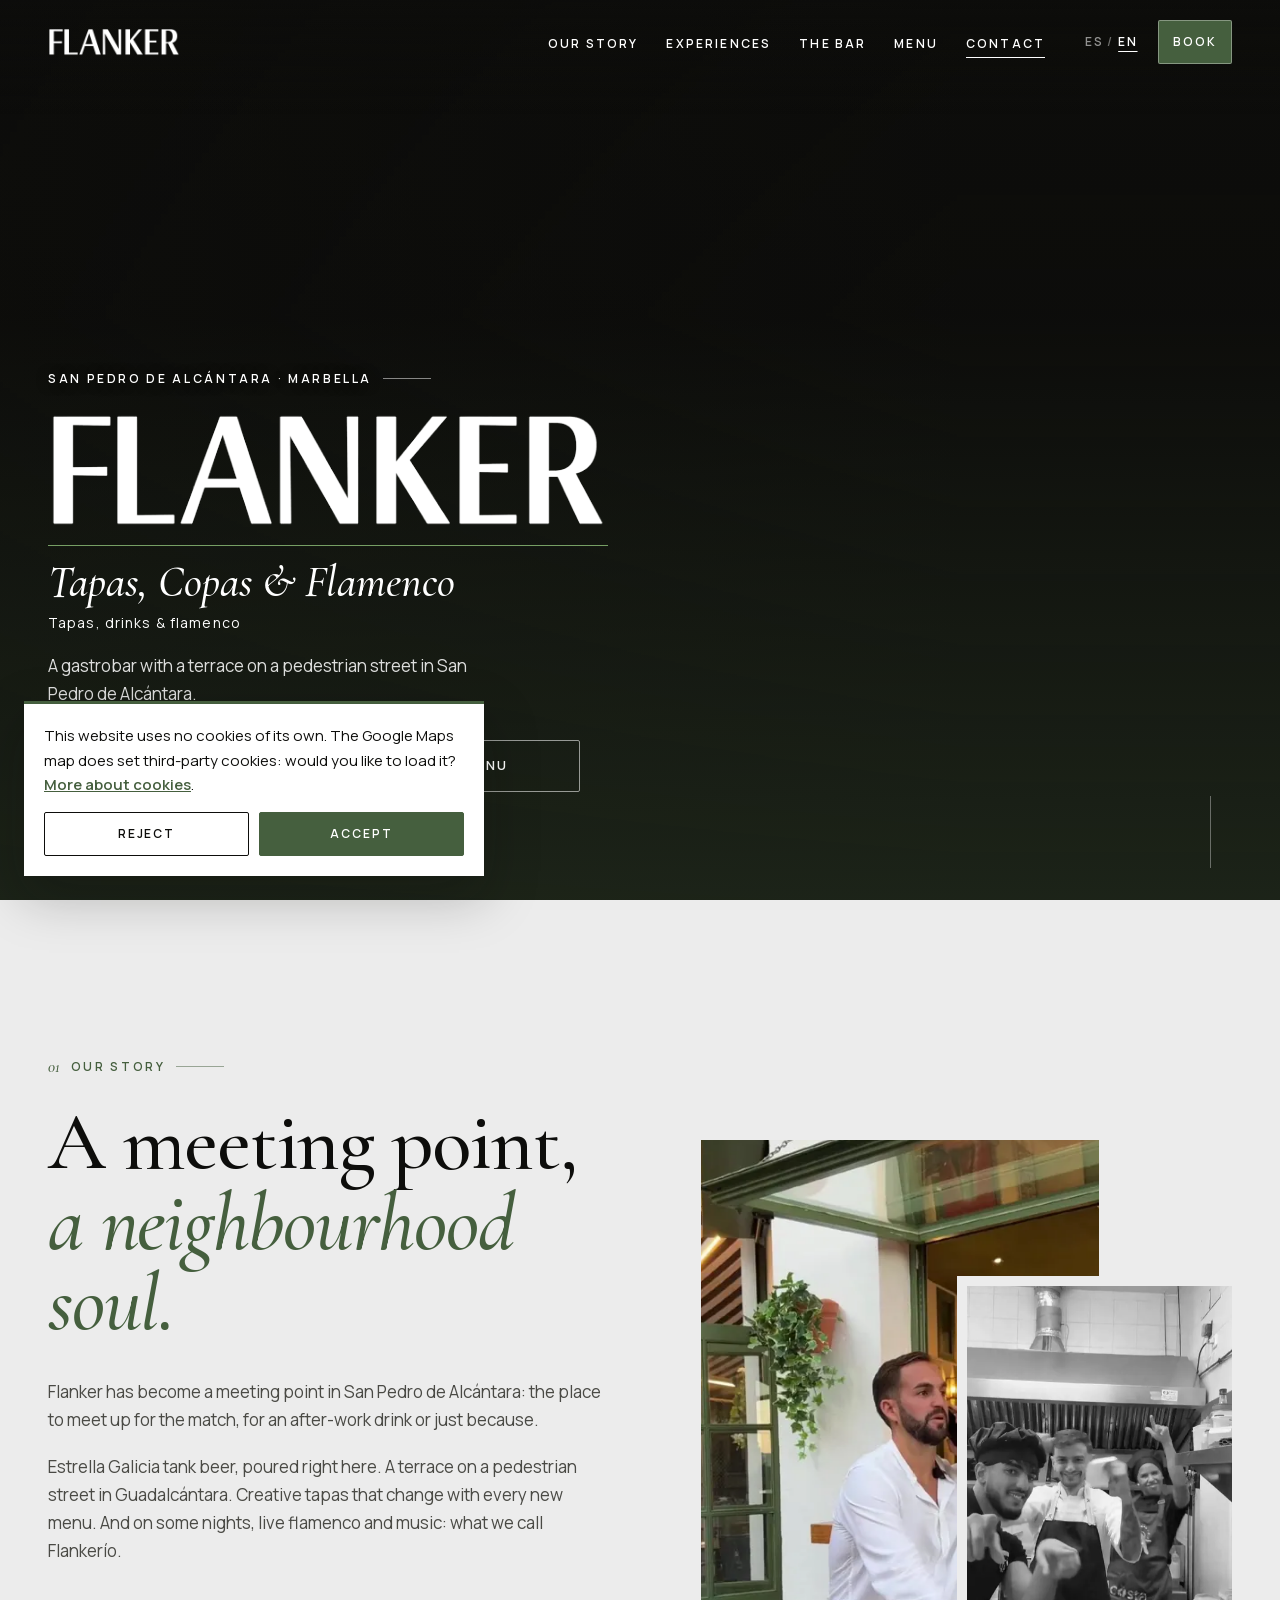
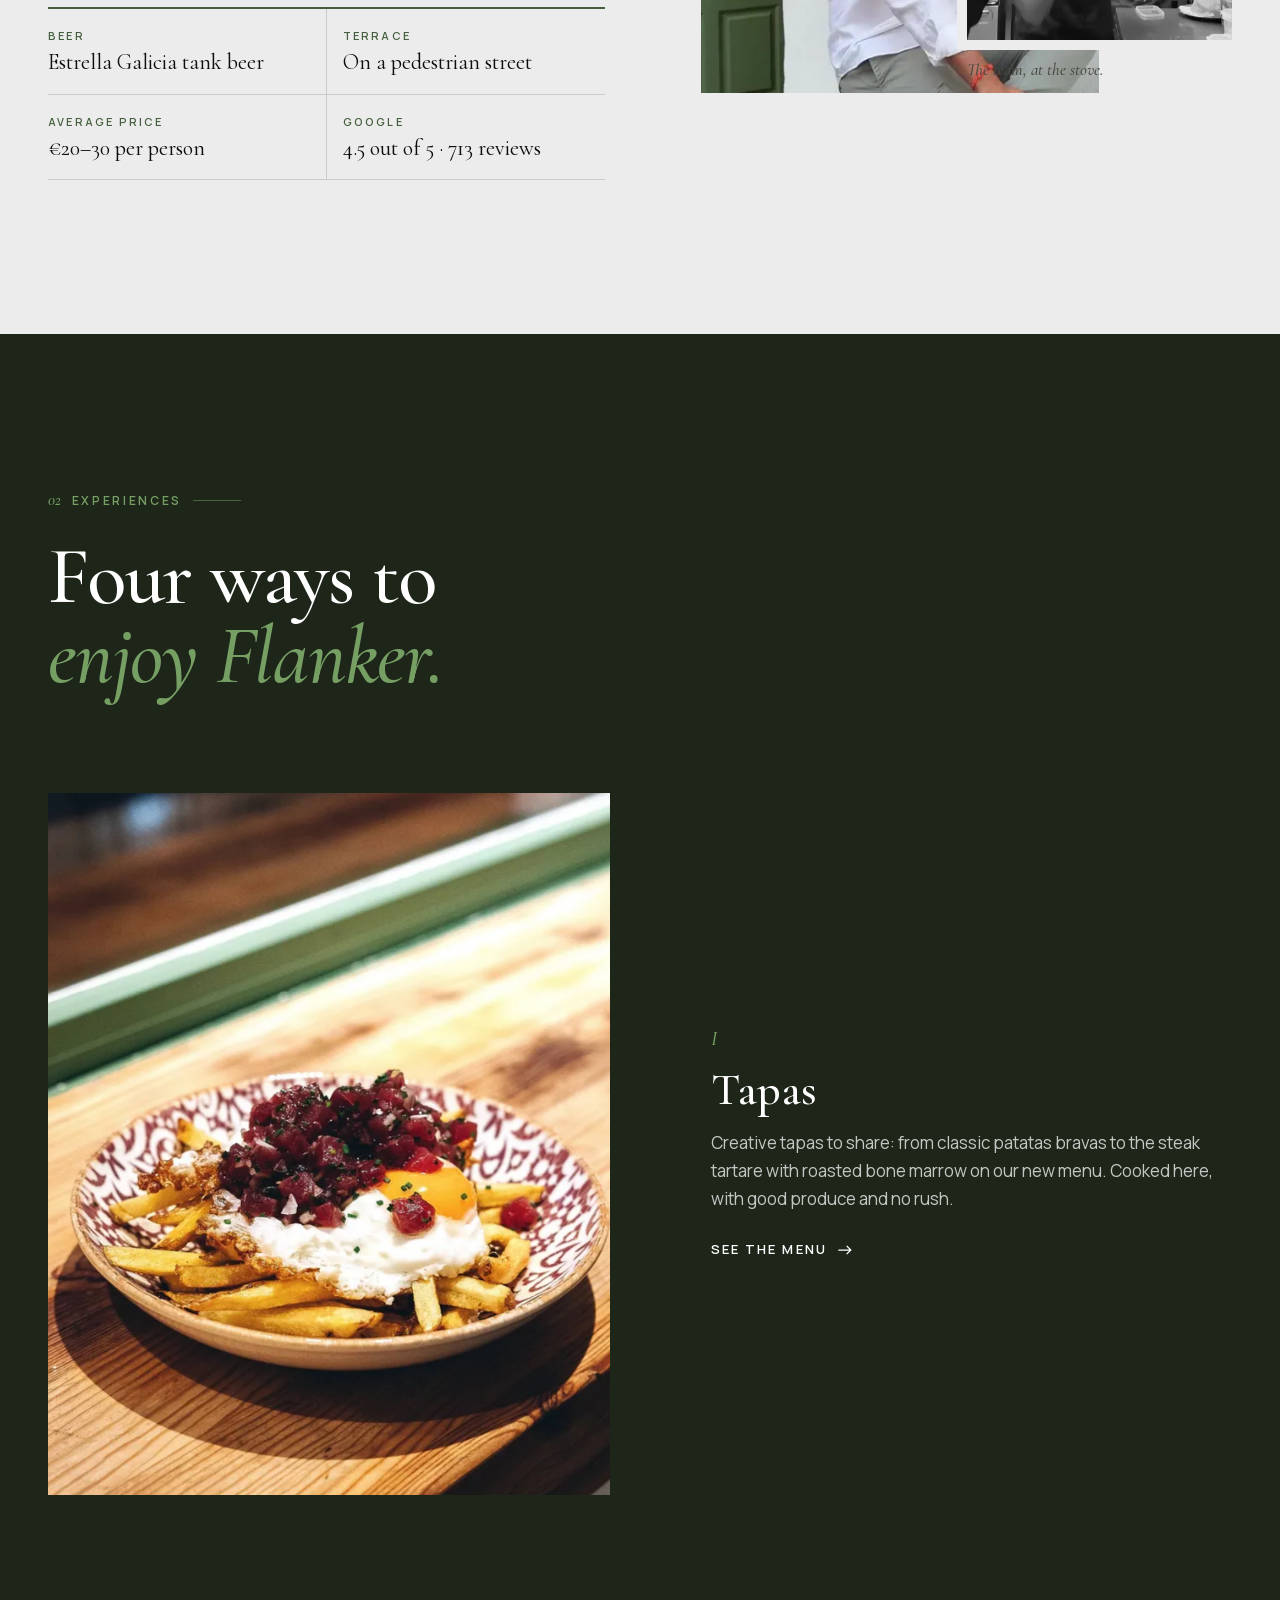
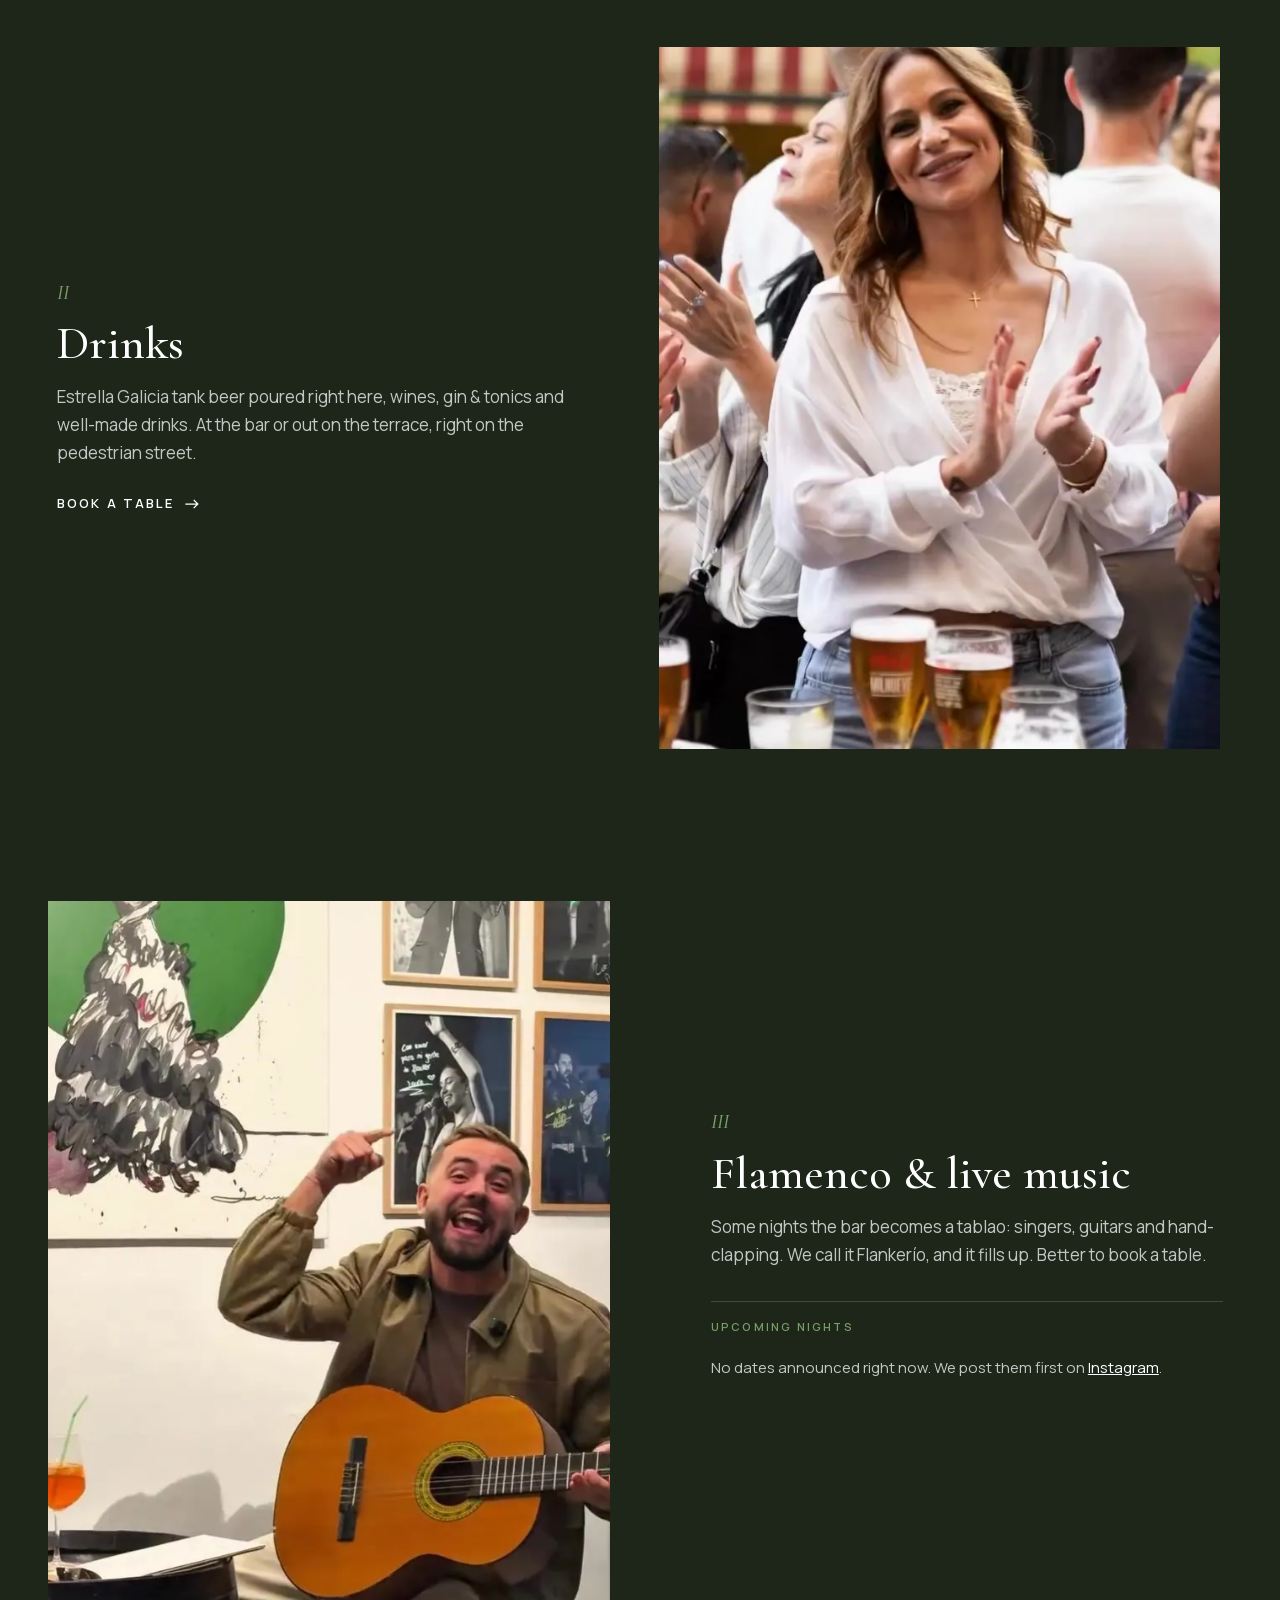
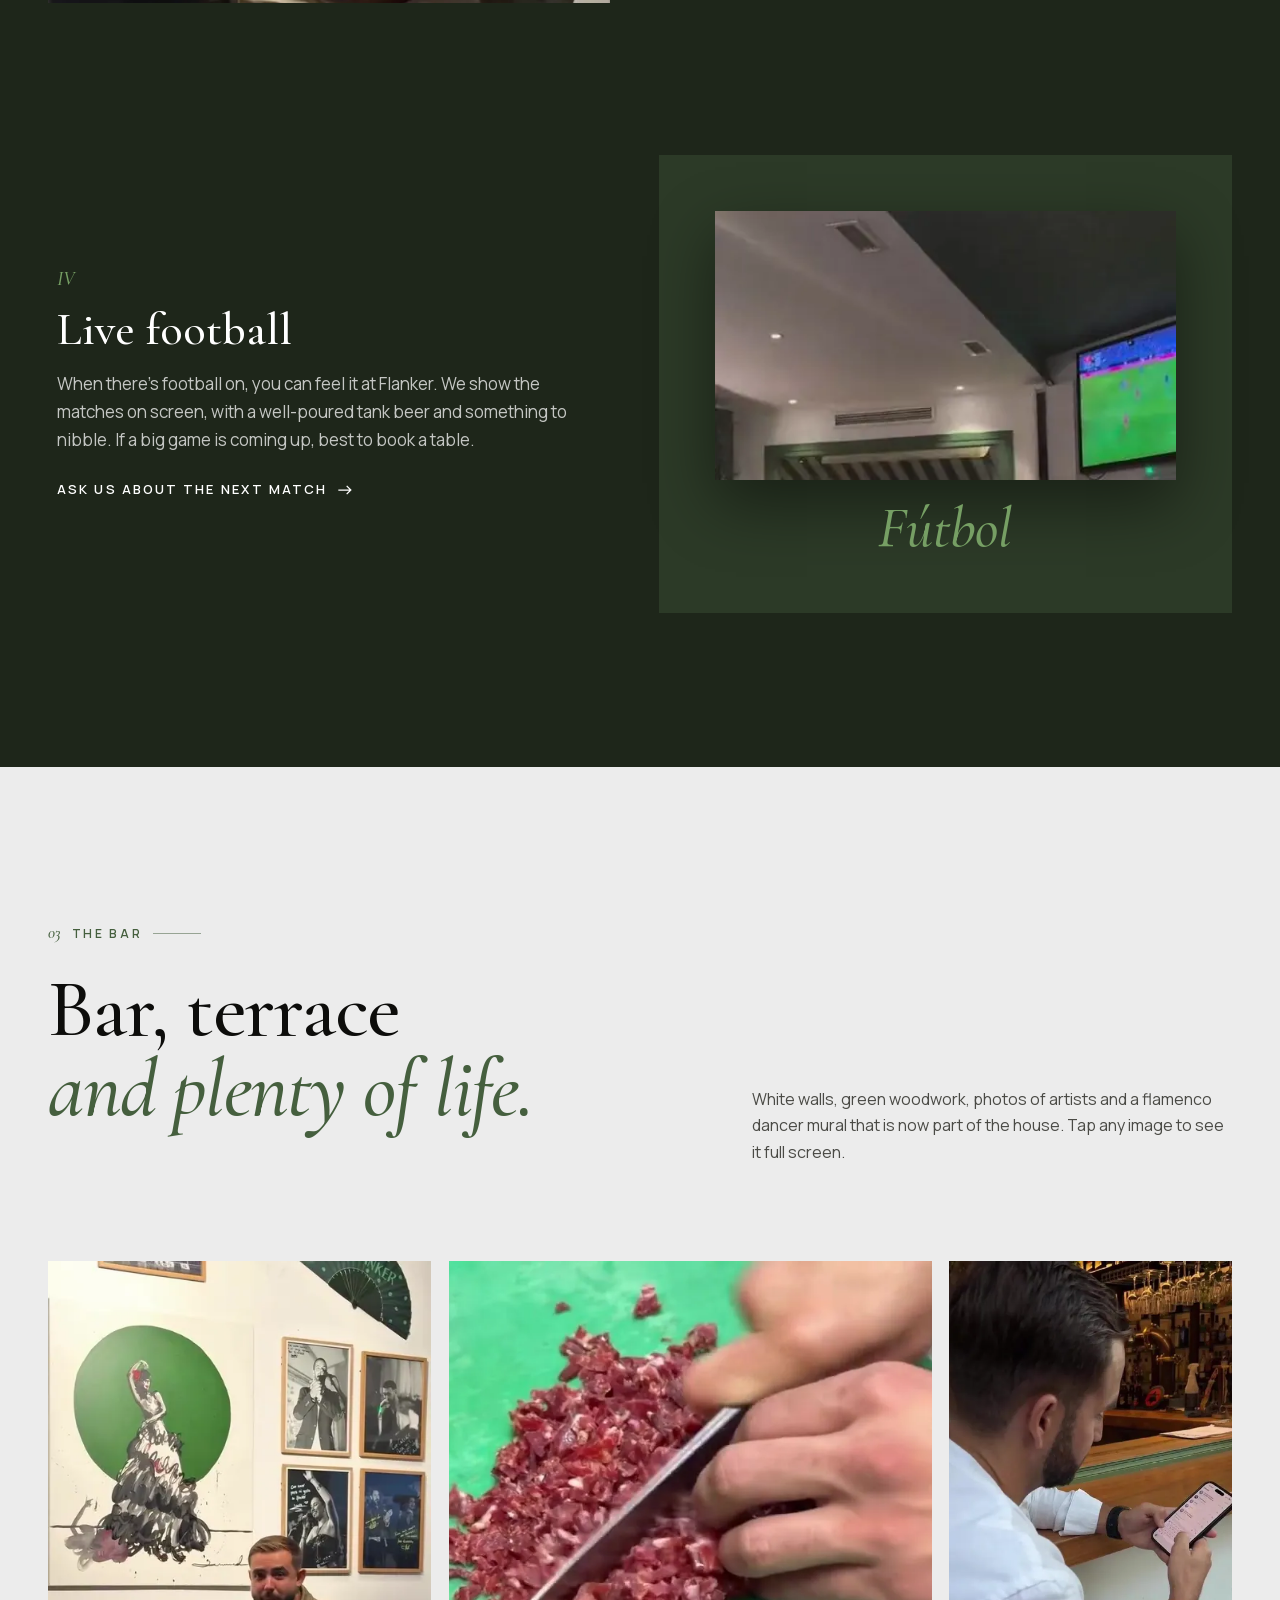
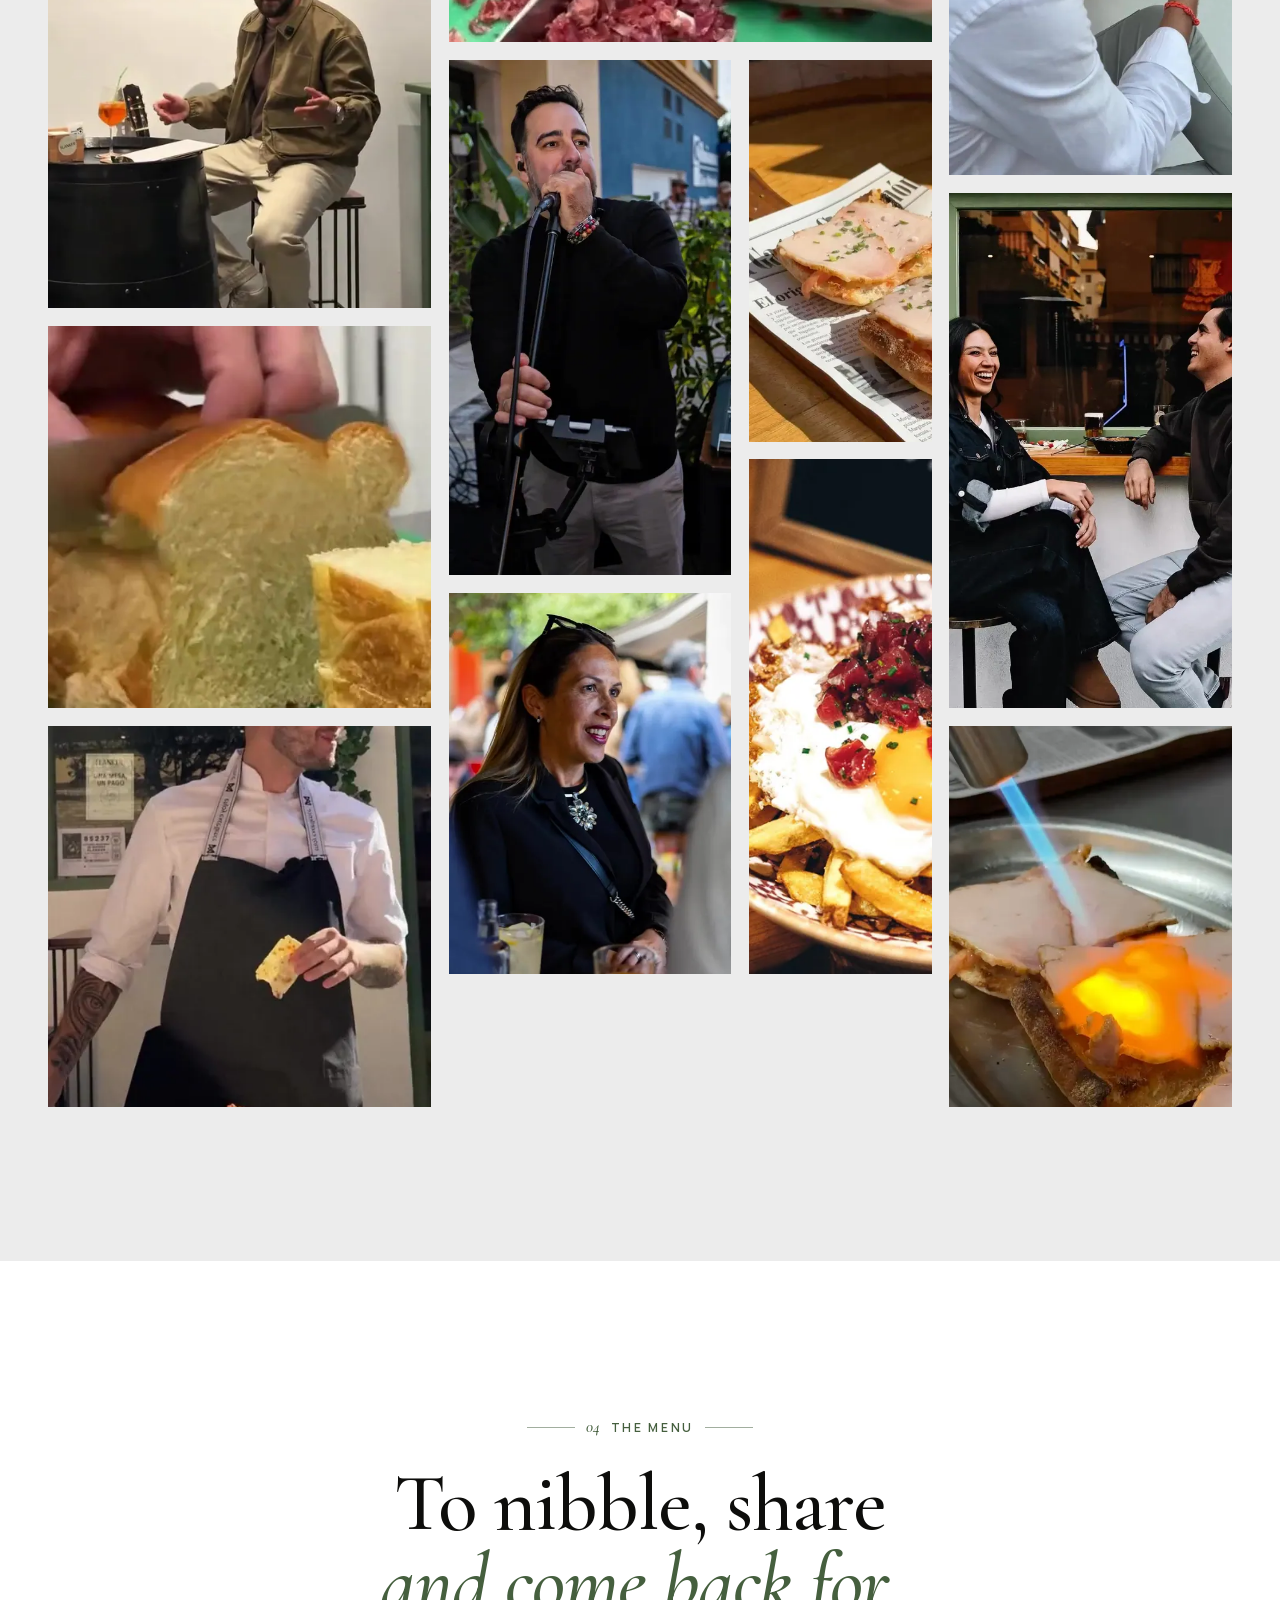
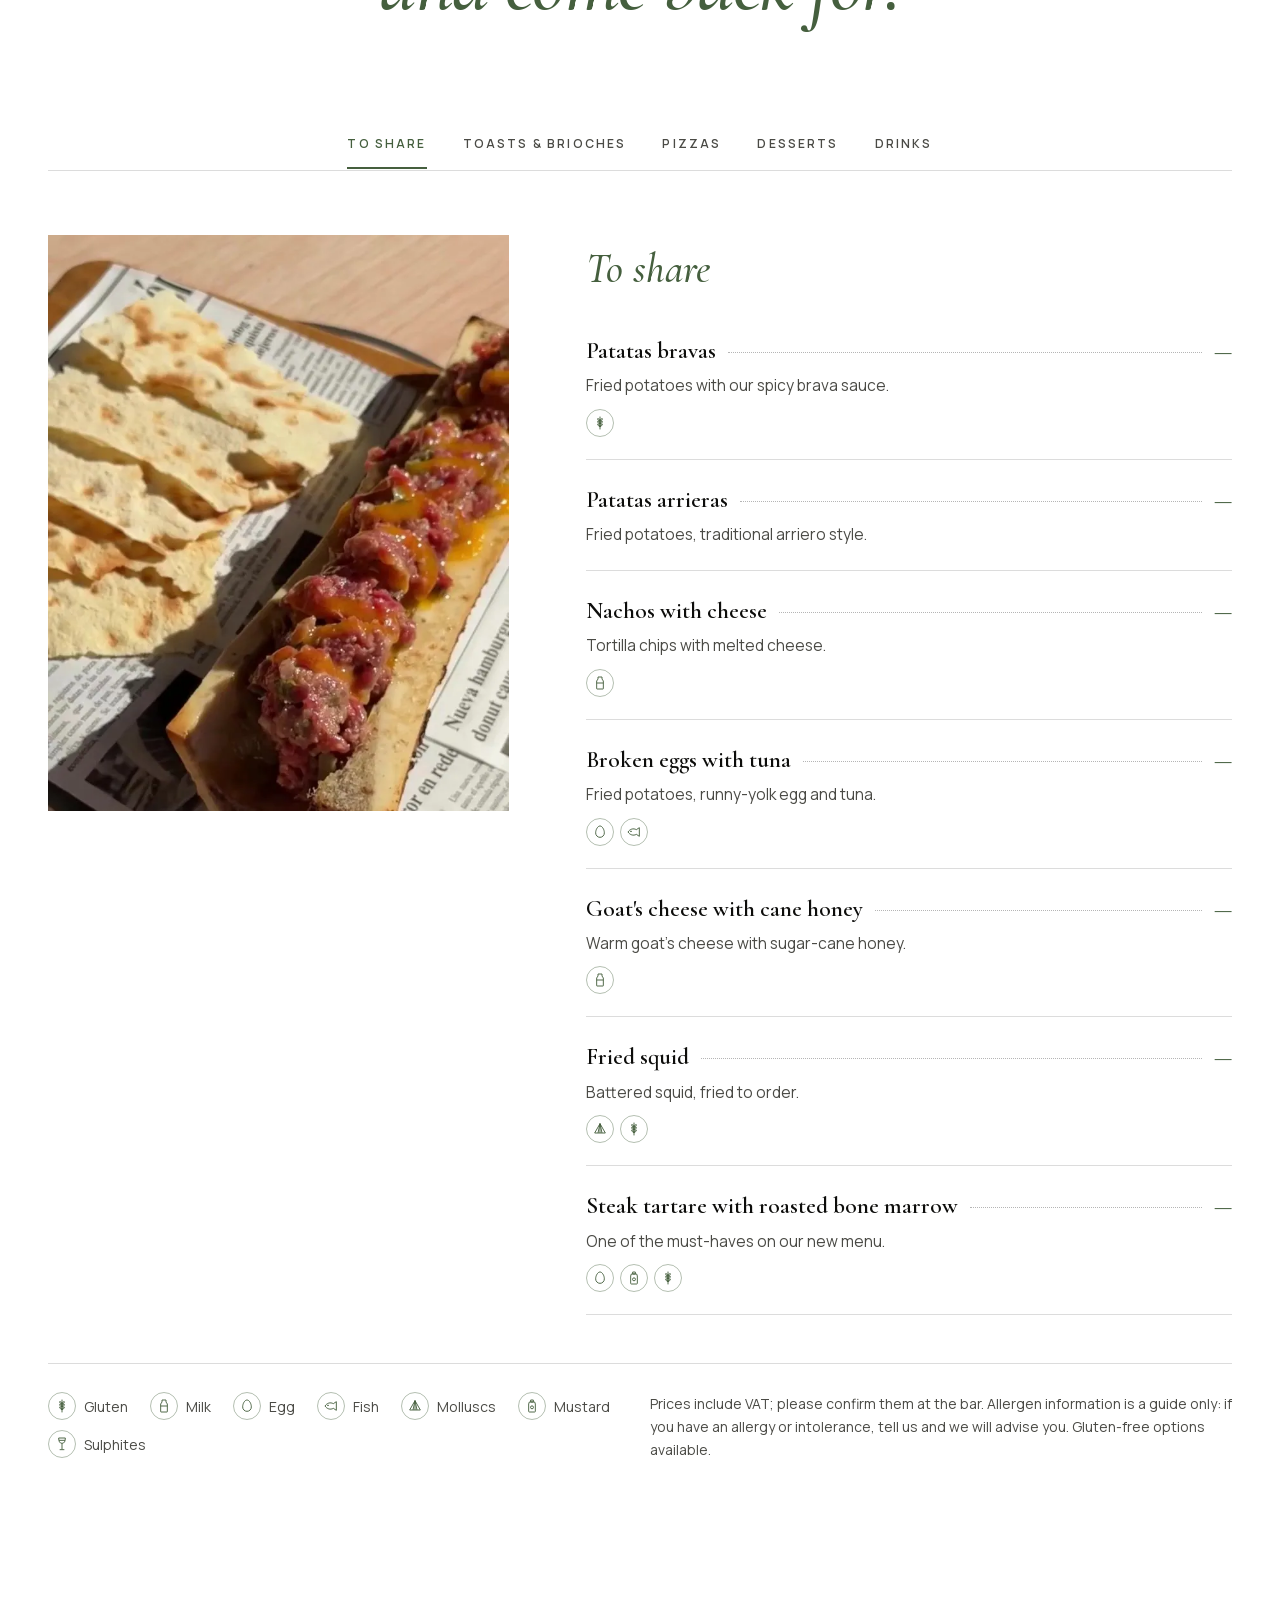
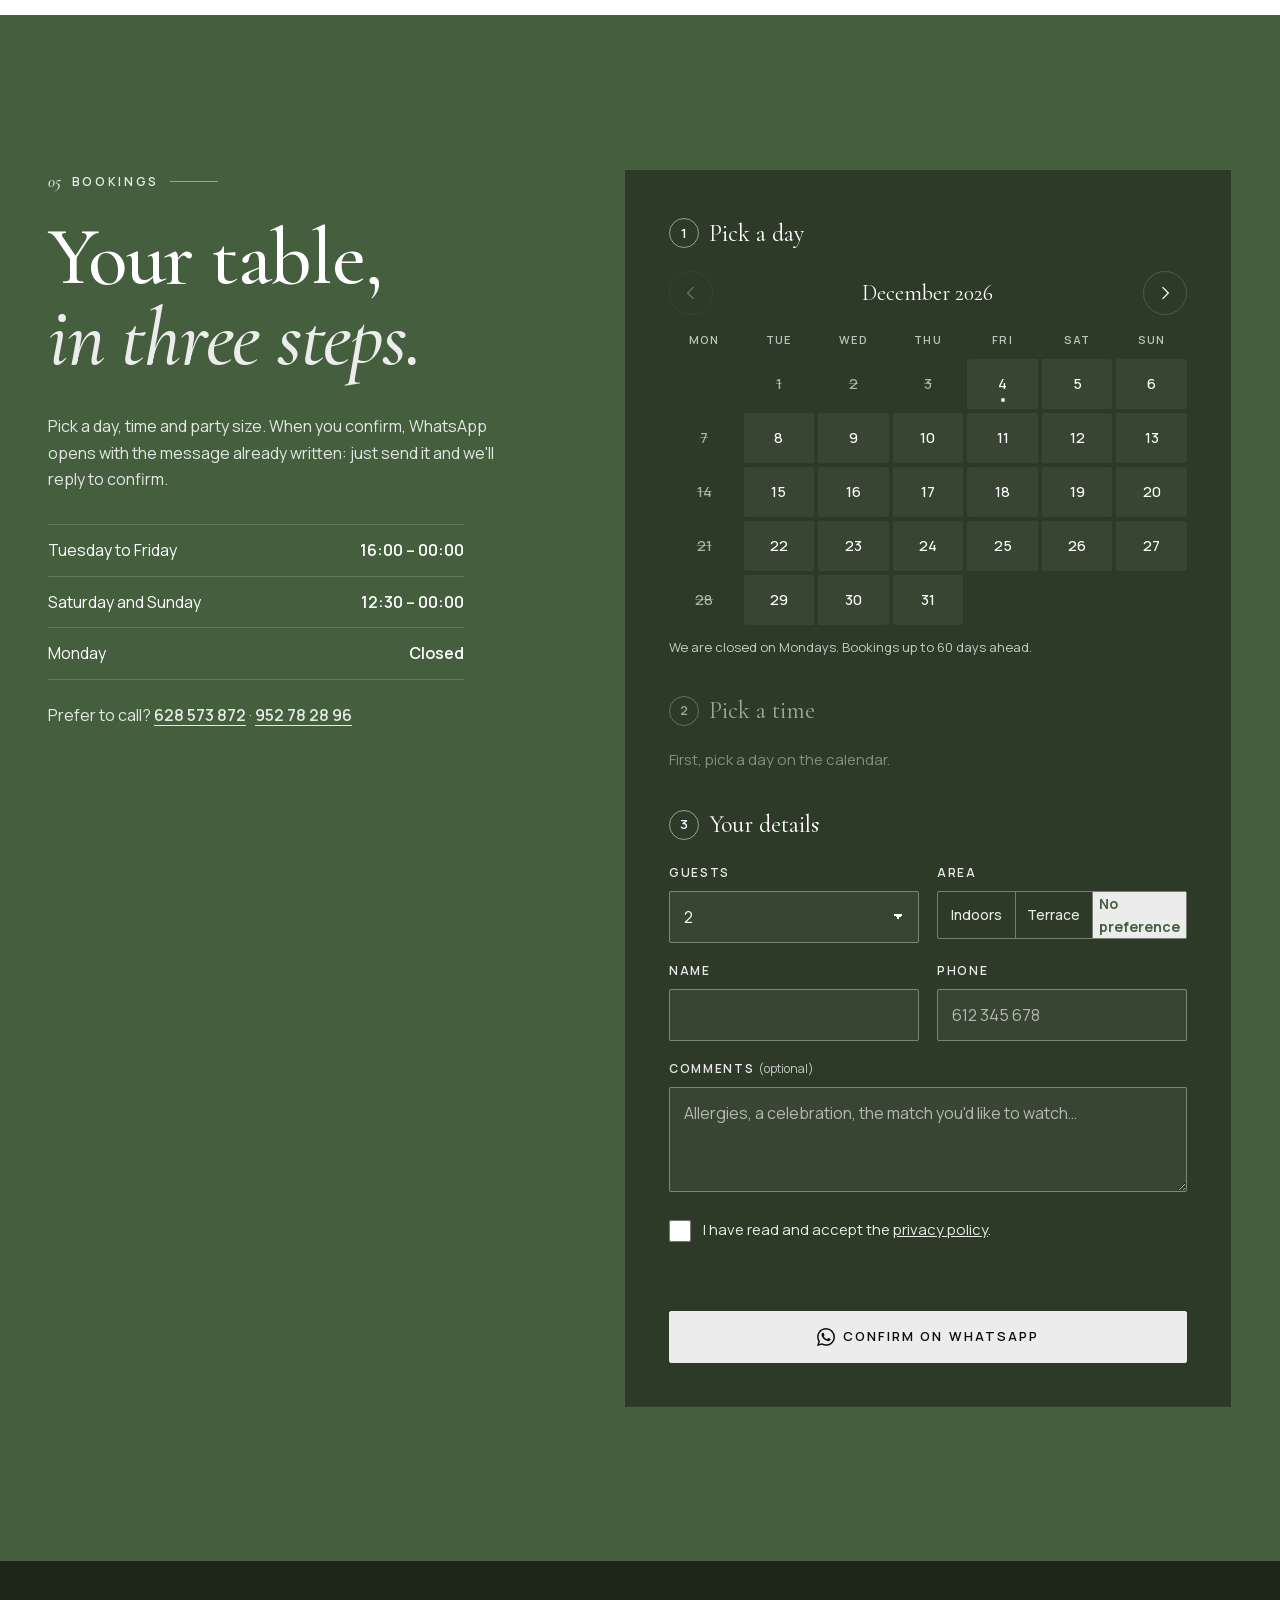
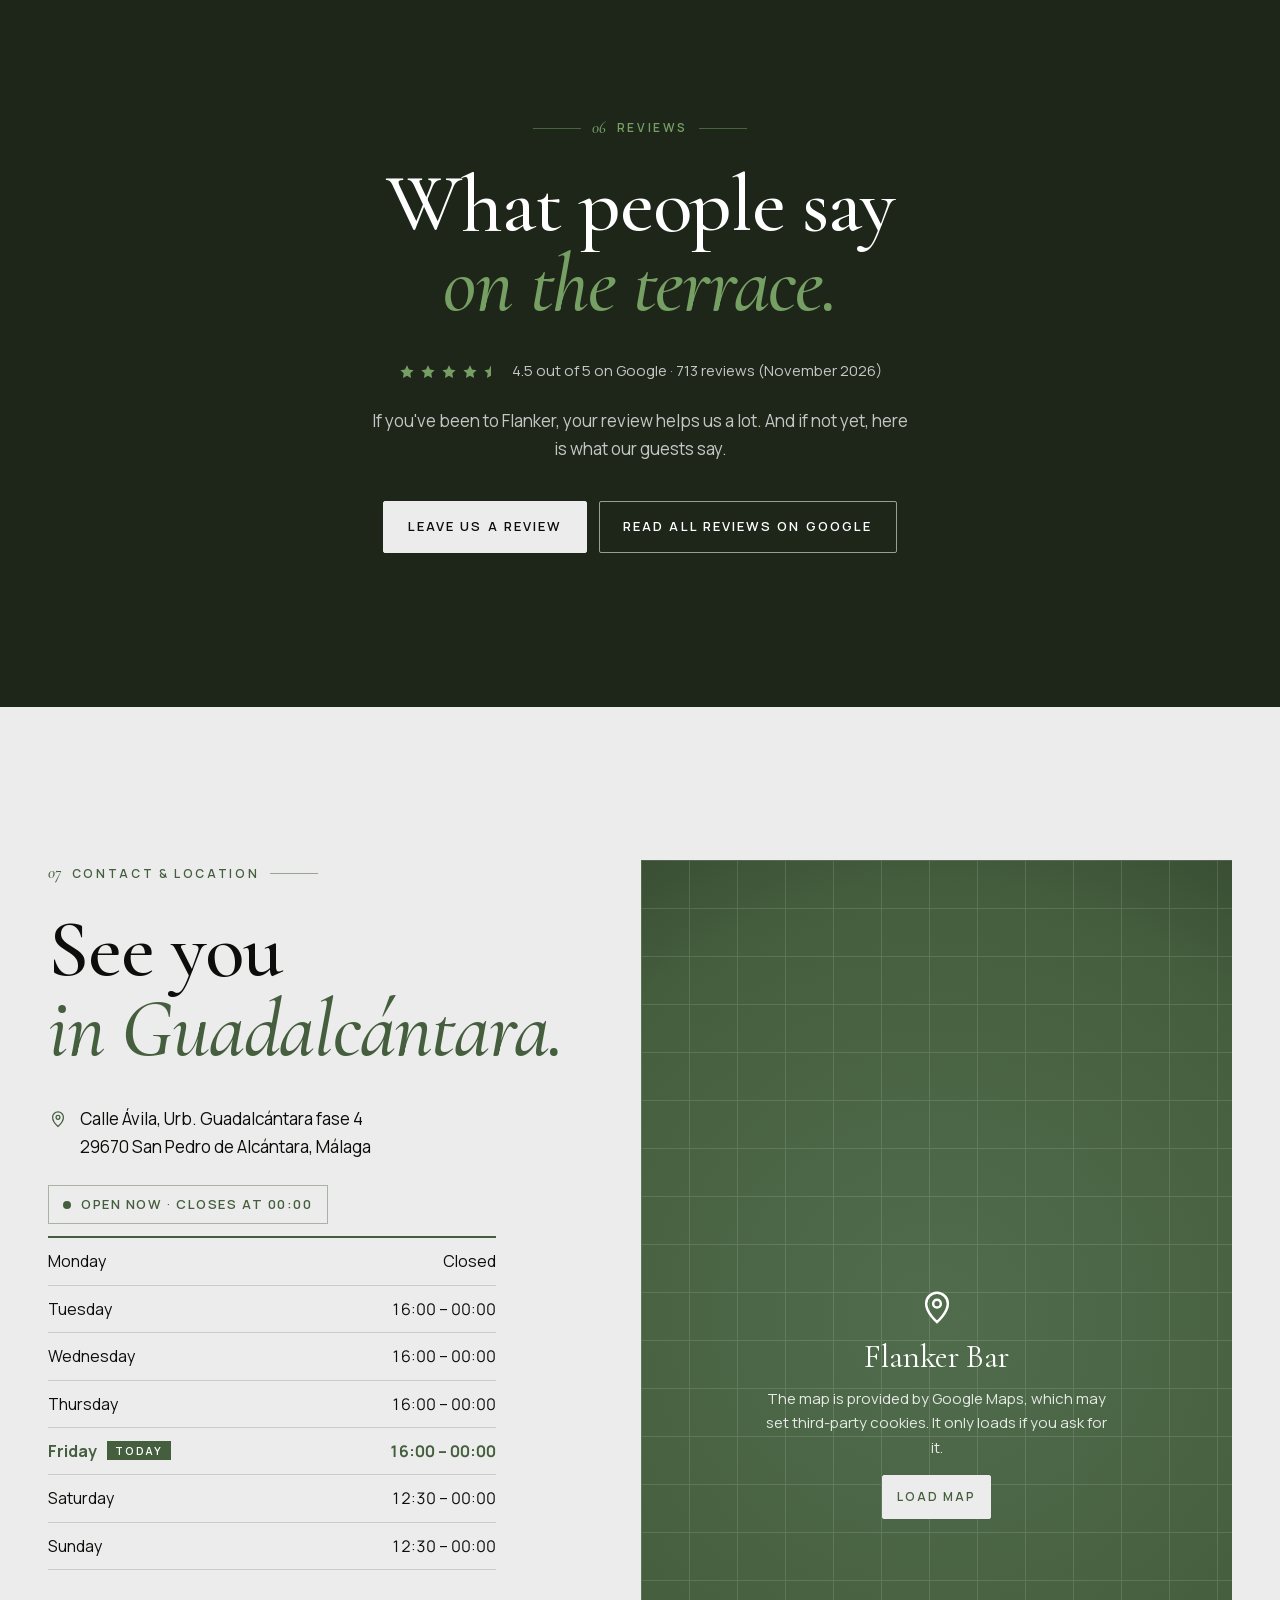
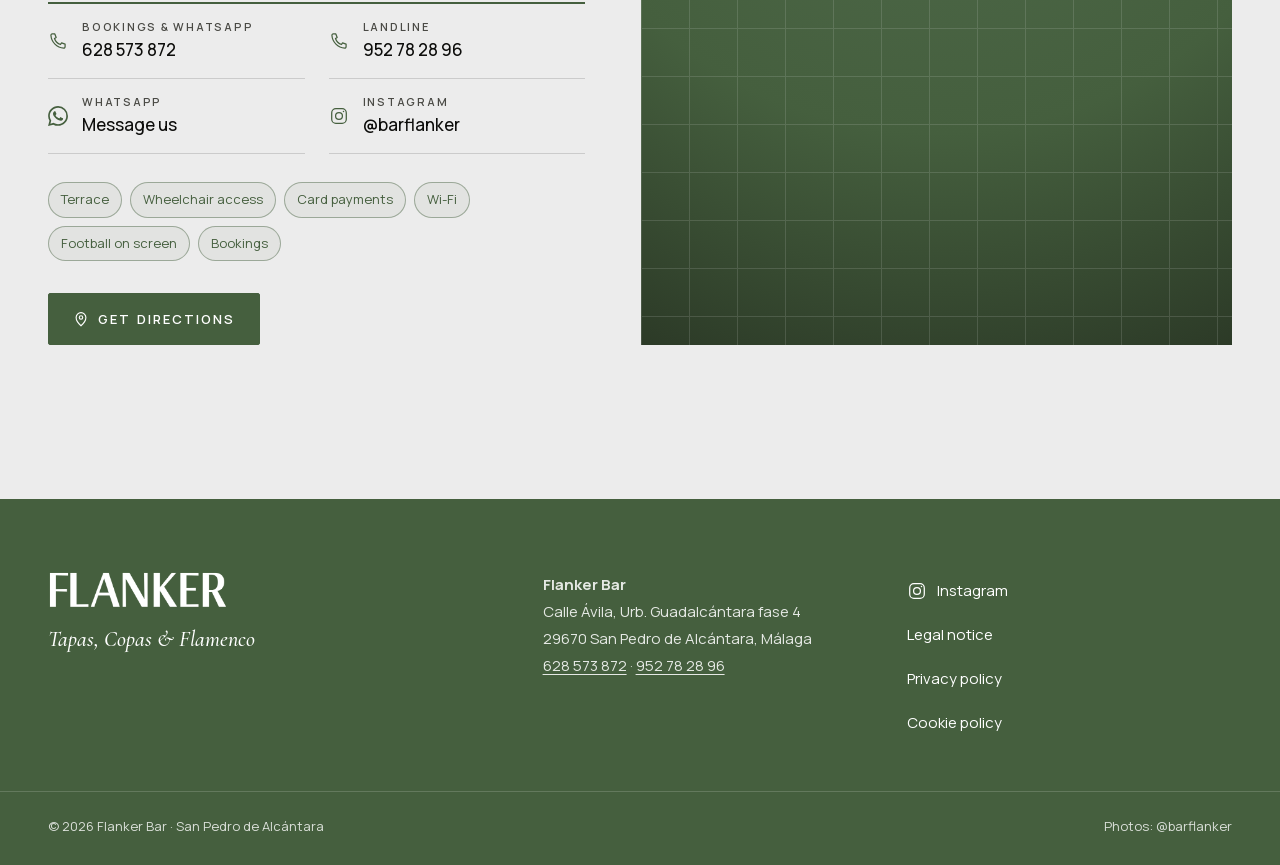
<file: index.html>
<!doctype html>
<html lang="es">
<head>
  <meta charset="utf-8">
  <meta name="viewport" content="width=device-width, initial-scale=1, viewport-fit=cover">
  <title>Flanker Bar | Bar de tapas, copas y flamenco en San Pedro de Alcántara</title>
  <meta name="description" content="Gastrobar en San Pedro de Alcántara (Marbella): tapas creativas, Estrella Galicia de tanque, terraza en calle peatonal, flamenco y música en directo, y fútbol en pantalla. Reserva por WhatsApp.">
  <link rel="canonical" href="https://flankerbar.es/">
  <!-- DEMO: quitar esta línea al publicar en flankerbar.es -->
  <meta name="robots" content="noindex, nofollow">
  <meta name="theme-color" content="#455F3E">
  <script>document.documentElement.classList.add('js')</script>

  <!-- Open Graph / WhatsApp -->
  <meta property="og:type" content="restaurant">
  <meta property="og:site_name" content="Flanker Bar">
  <meta property="og:locale" content="es_ES">
  <meta property="og:locale:alternate" content="en_GB">
  <meta property="og:title" content="Flanker Bar · Tapas, Copas & Flamenco">
  <meta property="og:description" content="Gastrobar en San Pedro de Alcántara, Marbella. Terraza, Estrella Galicia de tanque y noches de flamenco. Reservas: 628 573 872.">
  <meta property="og:url" content="https://flankerbar.es/">
  <meta property="og:image" content="https://flankerbar.es/img/og-flanker.jpg">
  <meta property="og:image:width" content="1200">
  <meta property="og:image:height" content="630">
  <meta property="og:image:alt" content="Patatas con steak tartar y huevo de yema líquida en Flanker Bar">
  <meta name="twitter:card" content="summary_large_image">

  <link rel="icon" type="image/png" sizes="48x48" href="img/favicon-48.png">
  <link rel="apple-touch-icon" href="img/apple-touch-icon.png">

  <link rel="preload" href="img/logo-flanker-blanco.webp" as="image" type="image/webp" fetchpriority="high">
  <link rel="preload" as="image" type="image/webp" media="(min-width: 900px) and (orientation: landscape)"
        imagesrcset="img/hero-tosta-h-960.webp 960w, img/hero-tosta-h-1600.webp 1600w, img/hero-tosta-h-2000.webp 2000w" imagesizes="100vw">
  <link rel="preload" as="image" type="image/webp" media="not all and (min-width: 900px) and (orientation: landscape)"
        imagesrcset="img/hero-tosta-v-640.webp 640w, img/hero-tosta-v-828.webp 828w, img/hero-tosta-v-1080.webp 1080w, img/hero-tosta-v-1600.webp 1600w" imagesizes="100vw">
  <link rel="stylesheet" href="css/style.css">

  <script type="application/ld+json">
  {
    "@context": "https://schema.org",
    "@type": "Restaurant",
    "@id": "https://flankerbar.es/#restaurante",
    "name": "Flanker Bar",
    "alternateName": "Bar Flanker",
    "slogan": "Tapas, Copas & Flamenco",
    "description": "Gastrobar de tapas, copas y flamenco en directo en San Pedro de Alcántara (Marbella), con terraza en calle peatonal y partidos de fútbol en pantalla.",
    "url": "https://flankerbar.es/",
    "image": ["https://flankerbar.es/img/og-flanker.jpg"],
    "logo": "https://flankerbar.es/img/logo-flanker-blanco.png",
    "telephone": "+34628573872",
    "address": {
      "@type": "PostalAddress",
      "streetAddress": "Calle Ávila, Urb. Guadalcántara fase 4",
      "addressLocality": "San Pedro de Alcántara",
      "addressRegion": "Málaga",
      "postalCode": "29670",
      "addressCountry": "ES"
    },
    "geo": { "@type": "GeoCoordinates", "latitude": 36.482258, "longitude": -4.9927155 },
    "hasMap": "https://www.google.com/maps/search/?api=1&query=Flanker+Bar&query_place_id=ChIJI-Lpcj4qcw0Rv8yWQGxW1DE",
    "openingHoursSpecification": [
      { "@type": "OpeningHoursSpecification", "dayOfWeek": ["Tuesday", "Wednesday", "Thursday", "Friday"], "opens": "16:00", "closes": "00:00" },
      { "@type": "OpeningHoursSpecification", "dayOfWeek": ["Saturday", "Sunday"], "opens": "12:30", "closes": "00:00" }
    ],
    "servesCuisine": ["Tapas", "Cocina española", "Pizzas"],
    "priceRange": "20-30 €",
    "currenciesAccepted": "EUR",
    "paymentAccepted": "Tarjeta de crédito, tarjeta de débito",
    "acceptsReservations": "True",
    "hasMenu": "https://flankerbar.es/#carta",
    "amenityFeature": [
      { "@type": "LocationFeatureSpecification", "name": "Terraza", "value": true },
      { "@type": "LocationFeatureSpecification", "name": "Wifi", "value": true },
      { "@type": "LocationFeatureSpecification", "name": "Acceso para silla de ruedas", "value": true },
      { "@type": "LocationFeatureSpecification", "name": "Partidos de fútbol en pantalla", "value": true },
      { "@type": "LocationFeatureSpecification", "name": "Música en directo", "value": true }
    ],
    "sameAs": ["https://www.instagram.com/barflanker/"]
  }
  </script>
</head>
<body>
  <svg width="0" height="0" style="position:absolute" aria-hidden="true" focusable="false">
    <symbol id="i-whatsapp" viewBox="0 0 24 24"><path fill="currentColor" d="M17.47 14.38c-.3-.15-1.76-.87-2.03-.97-.27-.1-.47-.15-.67.15-.2.3-.77.97-.94 1.16-.17.2-.35.22-.64.08-.3-.15-1.26-.47-2.39-1.48-.88-.79-1.48-1.76-1.65-2.06-.17-.3-.02-.46.13-.6.13-.14.3-.35.45-.52.15-.18.2-.3.3-.5.1-.2.05-.38-.03-.52-.07-.15-.67-1.62-.92-2.21-.24-.58-.49-.5-.67-.51h-.57c-.2 0-.52.07-.8.37-.27.3-1.04 1.02-1.04 2.48s1.07 2.88 1.21 3.07c.15.2 2.1 3.2 5.08 4.49.71.31 1.26.49 1.7.63.71.22 1.36.19 1.87.12.57-.09 1.76-.72 2-1.42.25-.69.25-1.29.18-1.41-.08-.13-.27-.2-.57-.35m-5.42 7.4h-.01a9.87 9.87 0 0 1-5.03-1.38l-.36-.21-3.74.98 1-3.65-.24-.37a9.86 9.86 0 0 1-1.51-5.26c0-5.45 4.44-9.88 9.89-9.88 2.64 0 5.12 1.03 6.99 2.9a9.83 9.83 0 0 1 2.89 6.99c0 5.45-4.44 9.88-9.88 9.88m8.41-18.3A11.82 11.82 0 0 0 12.05 0C5.5 0 .16 5.34.16 11.89c0 2.1.55 4.14 1.59 5.95L.06 24l6.3-1.65a11.88 11.88 0 0 0 5.68 1.45h.01c6.55 0 11.89-5.34 11.89-11.89a11.82 11.82 0 0 0-3.48-8.41z"/></symbol>
    <symbol id="i-phone" viewBox="0 0 24 24"><path fill="none" stroke="currentColor" stroke-width="1.5" stroke-linejoin="round" d="M5 3.5h3.2l1.6 4.2-2 1.3a11 11 0 0 0 7.2 7.2l1.3-2 4.2 1.6V19a1.5 1.5 0 0 1-1.6 1.5A16.5 16.5 0 0 1 3.5 5.1 1.5 1.5 0 0 1 5 3.5z"/></symbol>
    <symbol id="i-instagram" viewBox="0 0 24 24"><g fill="none" stroke="currentColor" stroke-width="1.5"><rect x="3.25" y="3.25" width="17.5" height="17.5" rx="5"/><circle cx="12" cy="12" r="4.1"/><circle cx="17.4" cy="6.6" r=".9" fill="currentColor" stroke="none"/></g></symbol>
    <symbol id="i-pin" viewBox="0 0 24 24"><g fill="none" stroke="currentColor" stroke-width="1.5"><path d="M12 21s-6.5-5.6-6.5-11a6.5 6.5 0 0 1 13 0c0 5.4-6.5 11-6.5 11z"/><circle cx="12" cy="10" r="2.3"/></g></symbol>
    <symbol id="i-arrow" viewBox="0 0 24 24"><path fill="none" stroke="currentColor" stroke-width="1.5" d="M4 12h15m-5-5 5 5-5 5"/></symbol>
    <symbol id="i-chevron" viewBox="0 0 24 24"><path fill="none" stroke="currentColor" stroke-width="1.5" d="m9 5 7 7-7 7"/></symbol>
    <symbol id="i-close" viewBox="0 0 24 24"><path fill="none" stroke="currentColor" stroke-width="1.5" d="m5 5 14 14M19 5 5 19"/></symbol>
    <symbol id="i-star" viewBox="0 0 24 24"><path fill="currentColor" d="m12 3 2.7 5.6 6.1.9-4.4 4.3 1 6.1L12 17l-5.4 2.9 1-6.1-4.4-4.3 6.1-.9z"/></symbol>
    <!-- Alérgenos -->
    <symbol id="a-gluten" viewBox="0 0 24 24"><g fill="none" stroke="currentColor" stroke-width="1.4" stroke-linecap="round"><path d="M12 21V7"/><path d="M12 9c-2.5 0-3.5-1.8-3.5-3.5 2 0 3.5 1.3 3.5 3.5zm0 0c2.5 0 3.5-1.8 3.5-3.5-2 0-3.5 1.3-3.5 3.5zm0 4c-2.5 0-3.5-1.8-3.5-3.5 2 0 3.5 1.3 3.5 3.5zm0 0c2.5 0 3.5-1.8 3.5-3.5-2 0-3.5 1.3-3.5 3.5zm0 4c-2.5 0-3.5-1.8-3.5-3.5 2 0 3.5 1.3 3.5 3.5zm0 0c2.5 0 3.5-1.8 3.5-3.5-2 0-3.5 1.3-3.5 3.5zM12 6V3"/></g></symbol>
    <symbol id="a-leche" viewBox="0 0 24 24"><g fill="none" stroke="currentColor" stroke-width="1.4" stroke-linejoin="round"><path d="M9 3h6v3l2 3v11.5a.5.5 0 0 1-.5.5h-9a.5.5 0 0 1-.5-.5V9l2-3z"/><path d="M7 12h10"/></g></symbol>
    <symbol id="a-huevo" viewBox="0 0 24 24"><path fill="none" stroke="currentColor" stroke-width="1.4" d="M12 3c3.5 0 6.5 5.6 6.5 10.2A6.5 6.5 0 0 1 12 20a6.5 6.5 0 0 1-6.5-6.8C5.5 8.6 8.5 3 12 3z"/></symbol>
    <symbol id="a-pescado" viewBox="0 0 24 24"><g fill="none" stroke="currentColor" stroke-width="1.4" stroke-linejoin="round"><path d="M3 12c3-4.5 8-6 12.5-3.5L20 5.5v13l-4.5-3C11 18 6 16.5 3 12z"/><circle cx="7.5" cy="11" r=".6" fill="currentColor"/></g></symbol>
    <symbol id="a-moluscos" viewBox="0 0 24 24"><g fill="none" stroke="currentColor" stroke-width="1.4" stroke-linejoin="round"><path d="M12 4 4 18h16z"/><path d="M12 4 9 18M12 4l3 14M12 4v14"/></g></symbol>
    <symbol id="a-mostaza" viewBox="0 0 24 24"><g fill="none" stroke="currentColor" stroke-width="1.4" stroke-linejoin="round"><path d="M10 3h4v3h-4z"/><path d="M8 6h8l1 3v11a1 1 0 0 1-1 1H8a1 1 0 0 1-1-1V9z"/><circle cx="12" cy="14" r="2.2"/></g></symbol>
    <symbol id="a-sulfitos" viewBox="0 0 24 24"><g fill="none" stroke="currentColor" stroke-width="1.4" stroke-linejoin="round"><path d="M7 3h10c0 5-1.5 8-5 8s-5-3-5-8z"/><path d="M12 11v9M8.5 20.5h7"/><path d="M7.5 6.5h9"/></g></symbol>
  </svg>

  <a class="skip" href="#contenido" data-i18n="skip">Saltar al contenido</a>

  <div class="loader" aria-hidden="true"></div>

  <header class="header" id="arriba">
    <div class="header__inner">
      <a class="header__logo" href="#arriba" aria-label="Flanker Bar, ir al inicio">
        <img src="img/logo-flanker-blanco.webp" alt="Flanker" width="580" height="123">
      </a>
      <nav class="nav" aria-label="Principal" data-i18n-attr="aria-label:navPrincipal">
        <ul class="nav__list" id="menu">
          <li><a href="#historia" data-i18n="navHistoria">Historia</a></li>
          <li><a href="#experiencias" data-i18n="navExperiencias">Experiencias</a></li>
          <li><a href="#local" data-i18n="navLocal">El local</a></li>
          <li><a href="#carta" data-i18n="navCarta">La carta</a></li>
          <li><a href="#contacto" data-i18n="navContacto">Contacto</a></li>
          <li class="nav__only-mobile"><a href="#reservas" data-i18n="navReservas">Reservar mesa</a></li>
          <li class="nav__mobile-extra">
            <a href="tel:+34628573872">628 573 872</a>
            <a href="https://www.instagram.com/barflanker/" target="_blank" rel="noopener">@barflanker</a>
          </li>
        </ul>
      </nav>
      <div class="header__actions">
        <button class="lang" type="button" data-lang-toggle>
          <span class="sr-only" data-lang-sr>Switch to English: </span><span class="lang__opt" data-lang="es">ES</span><span class="lang__sep" aria-hidden="true">/</span><span class="lang__opt" data-lang="en">EN</span>
        </button>
        <a class="btn btn--small btn--light header__cta" href="#reservas" data-i18n="reservar">Reservar</a>
        <button class="burger" type="button" aria-controls="menu" aria-expanded="false" aria-label="Abrir menú" data-i18n-attr="aria-label:abrirMenu">
          <span></span><span></span>
        </button>
      </div>
    </div>
  </header>

  <main id="contenido">
    <!-- 1. INICIO -->
    <section class="hero" aria-labelledby="hero-titulo">
      <div class="hero__media">
        <picture>
          <source media="(min-width: 900px) and (orientation: landscape)" type="image/webp"
                  srcset="img/hero-tosta-h-960.webp 960w, img/hero-tosta-h-1600.webp 1600w, img/hero-tosta-h-2000.webp 2000w" sizes="100vw">
          <img class="hero__img" src="img/hero-tosta-v-1080.webp"
               srcset="img/hero-tosta-v-640.webp 640w, img/hero-tosta-v-828.webp 828w, img/hero-tosta-v-1080.webp 1080w, img/hero-tosta-v-1600.webp 1600w" sizes="100vw"
               width="1080" height="1349" alt="" fetchpriority="high" loading="eager" decoding="async">
        </picture>
        <!-- VÍDEO DEL HERO: cuando tengas el clip de ElevenLabs, guárdalo en /video y descomenta la etiqueta <source>.
             Se reproduce sin sonido y en bucle; con "reducir movimiento" o ahorro de datos se queda la foto. -->
        <video class="hero__video" muted playsinline loop preload="none" aria-hidden="true" tabindex="-1"
               poster="img/hero-tosta-h-1600.webp" data-hero-video>
          <!-- <source src="video/hero.mp4" type="video/mp4"> -->
        </video>
      </div>
      <div class="hero__shade" aria-hidden="true"></div>
      <div class="hero__content">
        <p class="eyebrow eyebrow--light" data-i18n="heroLugar">San Pedro de Alcántara · Marbella</p>
        <h1 id="hero-titulo" class="hero__title">
          <span class="typed" data-typed>
            <img class="hero__logo" src="img/logo-flanker-blanco.webp" width="580" height="123" alt="Flanker Bar" fetchpriority="high">
            <span class="typed__caret" aria-hidden="true"></span>
            <span class="typed__line" aria-hidden="true"></span>
          </span>
        </h1>
        <p class="hero__claim">Tapas, Copas &amp; Flamenco</p>
        <p class="hero__claim-tr" lang="en" data-only="en">Tapas, drinks &amp; flamenco</p>
        <p class="hero__lead" data-i18n="heroLead">Gastrobar con terraza en una calle peatonal de San Pedro de Alcántara.</p>
        <div class="hero__ctas">
          <a class="btn btn--light" href="#reservas" data-i18n="reservarMesa">Reservar mesa</a>
          <a class="btn btn--ghost" href="#carta" data-i18n="verCarta">Ver la carta</a>
        </div>
      </div>
      <a class="hero__scroll" href="#historia" aria-label="Bajar a Nuestra historia" data-i18n-attr="aria-label:bajar">
        <span></span>
      </a>
    </section>

    <!-- 2. NUESTRA HISTORIA -->
    <section class="section historia" id="historia" aria-labelledby="historia-titulo">
      <div class="container historia__grid">
        <div class="historia__text">
          <p class="eyebrow reveal"><span class="eyebrow__num">01</span> <span data-i18n="historiaEyebrow">Nuestra historia</span></p>
          <h2 class="h2 reveal" id="historia-titulo" data-i18n-html="historiaTitulo">Punto de encuentro,<br><em>alma de barrio.</em></h2>
          <div class="prose reveal">
            <p data-i18n="historiaP1">Flanker se ha convertido en punto de encuentro de San Pedro de Alcántara: el sitio donde se queda para ver el partido, para el tardeo de después del trabajo o porque sí.</p>
            <p data-i18n="historiaP2">Estrella Galicia de tanque, servida en el propio local. Una terraza en una calle peatonal de Guadalcántara. Tapeo creativo que se renueva con cada carta. Y algunas noches, flamenco y música en directo: lo que aquí llamamos Flankerío.</p>
          </div>
          <ul class="facts reveal" role="list">
            <li><span class="facts__k" data-i18n="fact1k">Cerveza</span><span class="facts__v" data-i18n="fact1v">Estrella Galicia de tanque</span></li>
            <li><span class="facts__k" data-i18n="fact2k">Terraza</span><span class="facts__v" data-i18n="fact2v">En calle peatonal</span></li>
            <li><span class="facts__k" data-i18n="fact3k">Precio medio</span><span class="facts__v" data-i18n="fact3v">20–30 € por persona</span></li>
            <li><span class="facts__k">Google</span><span class="facts__v"><span data-i18n="fact4v">4,5 de 5 · 713 opiniones</span></span></li>
          </ul>
        </div>
        <div class="historia__media">
          <figure class="historia__fig historia__fig--a reveal">
            <div class="frame" data-parallax>
              <img src="img/fachada-720.webp" srcset="img/fachada-480.webp 480w, img/fachada-720.webp 720w"
                   sizes="(min-width: 900px) 30vw, 60vw" width="720" height="1000" loading="lazy" decoding="async"
                   alt="Entrada de Flanker Bar, con carpintería verde, plantas colgantes y un cliente en un taburete" data-i18n-attr="alt:altFachada">
            </div>
          </figure>
          <figure class="historia__fig historia__fig--b reveal">
            <div class="frame" data-parallax>
              <img src="img/equipo-cocina-480.webp" srcset="img/equipo-cocina-480.webp 480w, img/equipo-cocina-720.webp 720w"
                   sizes="(min-width: 900px) 20vw, 40vw" width="720" height="1280" loading="lazy" decoding="async"
                   alt="El equipo de cocina de Flanker posando en la cocina, en blanco y negro" data-i18n-attr="alt:altEquipo">
            </div>
            <figcaption data-i18n="capEquipo">El equipo, entre fogones.</figcaption>
          </figure>
        </div>
      </div>
    </section>

    <!-- 3. EXPERIENCIAS -->
    <section class="section experiencias" id="experiencias" aria-labelledby="exp-titulo">
      <div class="container">
        <header class="section__head">
          <p class="eyebrow eyebrow--light reveal"><span class="eyebrow__num">02</span> <span data-i18n="expEyebrow">Experiencias</span></p>
          <h2 class="h2 reveal" id="exp-titulo" data-i18n-html="expTitulo">Cuatro formas de<br><em>vivir Flanker.</em></h2>
        </header>

        <article class="exp reveal" id="tapas">
          <div class="exp__media">
            <div class="frame" data-parallax>
              <img src="img/patatas-tartar-960.webp" srcset="img/patatas-tartar-480.webp 480w, img/patatas-tartar-720.webp 720w, img/patatas-tartar-960.webp 960w, img/patatas-tartar-1200.webp 1200w"
                   sizes="(min-width: 900px) 46vw, 100vw" width="1200" height="1493" loading="lazy" decoding="async"
                   alt="Plato de patatas fritas con steak tartar y huevo de yema líquida sobre una barra de madera" data-i18n-attr="alt:altPatatas">
            </div>
          </div>
          <div class="exp__body">
            <p class="exp__num">I</p>
            <h3 class="h3" data-i18n="exp1T">Tapas</h3>
            <p data-i18n="exp1P">Tapeo creativo para compartir: de unas bravas de toda la vida al steak tartar con tuétano asado de la nueva carta. Cocina hecha aquí, con producto y sin prisas.</p>
            <a class="link" href="#carta"><span data-i18n="verCarta">Ver la carta</span><svg aria-hidden="true"><use href="#i-arrow"/></svg></a>
          </div>
        </article>

        <article class="exp exp--rev reveal" id="copas">
          <div class="exp__media">
            <div class="frame" data-parallax>
              <img src="img/terraza-cervezas-720.webp" srcset="img/terraza-cervezas-480.webp 480w, img/terraza-cervezas-720.webp 720w"
                   sizes="(min-width: 900px) 40vw, 100vw" width="720" height="1280" loading="lazy" decoding="async"
                   alt="Clientes brindando en la terraza con cañas de cerveza sobre la mesa" data-i18n-attr="alt:altTerraza">
            </div>
          </div>
          <div class="exp__body">
            <p class="exp__num">II</p>
            <h3 class="h3" data-i18n="exp2T">Copas</h3>
            <p data-i18n="exp2P">Estrella Galicia de tanque, servida en el propio local, vinos, gin tonics y copas bien puestas. En la barra o en la terraza, en plena calle peatonal.</p>
            <a class="link" href="#reservas"><span data-i18n="reservarMesa">Reservar mesa</span><svg aria-hidden="true"><use href="#i-arrow"/></svg></a>
          </div>
        </article>

        <article class="exp reveal" id="flamenco">
          <div class="exp__media">
            <div class="frame" data-parallax>
              <img src="img/flamenco-guitarra-720.webp" srcset="img/flamenco-guitarra-480.webp 480w, img/flamenco-guitarra-720.webp 720w"
                   sizes="(min-width: 900px) 40vw, 100vw" width="720" height="1280" loading="lazy" decoding="async"
                   alt="Cantante con guitarra española actuando bajo el mural de la bailaora en Flanker" data-i18n-attr="alt:altFlamenco">
            </div>
          </div>
          <div class="exp__body">
            <p class="exp__num">III</p>
            <h3 class="h3" data-i18n="exp3T">Flamenco y música en directo</h3>
            <p data-i18n="exp3P">Algunas noches el bar se convierte en tablao: cantantes, guitarras y palmas. Lo llamamos Flankerío, y se llena. Mejor con mesa reservada.</p>
            <div class="eventos" aria-live="polite">
              <h4 class="eventos__title" data-i18n="proximas">Próximas noches</h4>
              <ul class="eventos__list" data-eventos role="list">
                <li class="eventos__empty" data-i18n="eventosCargando">Consulta las próximas fechas en nuestro Instagram.</li>
              </ul>
            </div>
          </div>
        </article>

        <article class="exp exp--rev exp--deporte reveal" id="deporte">
          <div class="exp__media exp__media--screen">
            <div class="screen">
              <img src="img/futbol-pantalla-480.webp" width="480" height="280" loading="lazy" decoding="async"
                   alt="Pantalla con un partido de fútbol sobre la barra de Flanker, con el local lleno" data-i18n-attr="alt:altFutbol">
              <p class="screen__label" aria-hidden="true">Fútbol</p>
            </div>
          </div>
          <div class="exp__body">
            <p class="exp__num">IV</p>
            <h3 class="h3" data-i18n="exp4T">Fútbol en directo</h3>
            <p data-i18n="exp4P">Cuando hay fútbol, en Flanker se nota. Ponemos los partidos en pantalla, con una caña de tanque bien tirada y algo para picar. Si se acerca un partido importante, mejor reservar mesa.</p>
            <a class="link" href="https://wa.me/34628573872?text=Hola%20Flanker%2C%20%C2%BFqu%C3%A9%20partidos%20pon%C3%A9is%20esta%20semana%3F" target="_blank" rel="noopener"><span data-i18n="preguntaPartido">Pregúntanos por el próximo partido</span><svg aria-hidden="true"><use href="#i-arrow"/></svg></a>
          </div>
        </article>
      </div>
    </section>

    <!-- 4. EL LOCAL -->
    <section class="section local" id="local" aria-labelledby="local-titulo">
      <div class="container">
        <header class="section__head section__head--split">
          <div>
            <p class="eyebrow reveal"><span class="eyebrow__num">03</span> <span data-i18n="localEyebrow">El local</span></p>
            <h2 class="h2 reveal" id="local-titulo" data-i18n-html="localTitulo">Barra, terraza<br><em>y mucha vida.</em></h2>
          </div>
          <p class="section__intro reveal" data-i18n="localIntro">Paredes blancas, carpintería verde, fotos de artistas y un mural de bailaora que ya es parte de la casa. Toca una imagen para verla a pantalla completa.</p>
        </header>
        <ul class="gallery" data-gallery role="list">
          <li class="g g--tall"><button type="button" class="g__btn" data-full="img/interior-mural-720.webp"><img src="img/interior-mural-480.webp" srcset="img/interior-mural-480.webp 480w, img/interior-mural-720.webp 720w" sizes="(min-width: 900px) 30vw, 78vw" width="720" height="1280" loading="lazy" decoding="async" alt="Interior con el mural de la bailaora sobre un círculo verde y fotos enmarcadas" data-i18n-attr="alt:g1"></button></li>
          <li class="g g--wide"><button type="button" class="g__btn" data-full="img/tartar-cuchillo-780.webp"><img src="img/tartar-cuchillo-480.webp" srcset="img/tartar-cuchillo-480.webp 480w, img/tartar-cuchillo-780.webp 780w" sizes="(min-width: 900px) 40vw, 78vw" width="780" height="530" loading="lazy" decoding="async" alt="Manos picando carne a cuchillo para el steak tartar" data-i18n-attr="alt:g2"></button></li>
          <li class="g"><button type="button" class="g__btn" data-full="img/barra-grifos-720.webp"><img src="img/barra-grifos-480.webp" srcset="img/barra-grifos-480.webp 480w, img/barra-grifos-720.webp 720w" sizes="(min-width: 900px) 22vw, 78vw" width="720" height="1280" loading="lazy" decoding="async" alt="Cliente en la barra de madera con los grifos de cerveza al fondo" data-i18n-attr="alt:g3"></button></li>
          <li class="g g--tall"><button type="button" class="g__btn" data-full="img/musica-directo-720.webp"><img src="img/musica-directo-480.webp" srcset="img/musica-directo-480.webp 480w, img/musica-directo-720.webp 720w" sizes="(min-width: 900px) 26vw, 78vw" width="720" height="1280" loading="lazy" decoding="async" alt="Cantante con micrófono actuando en la terraza" data-i18n-attr="alt:g4"></button></li>
          <li class="g"><button type="button" class="g__btn" data-full="img/tosta-lomo-720.webp"><img src="img/tosta-lomo-480.webp" srcset="img/tosta-lomo-480.webp 480w, img/tosta-lomo-720.webp 720w" sizes="(min-width: 900px) 22vw, 78vw" width="720" height="899" loading="lazy" decoding="async" alt="Tostas de lomo de orza sobre papel de periódico" data-i18n-attr="alt:g5"></button></li>
          <li class="g g--tall"><button type="button" class="g__btn" data-full="img/barra-amigos-720.webp"><img src="img/barra-amigos-480.webp" srcset="img/barra-amigos-480.webp 480w, img/barra-amigos-720.webp 720w" sizes="(min-width: 900px) 26vw, 78vw" width="720" height="1280" loading="lazy" decoding="async" alt="Dos clientes riendo en la barra exterior del local" data-i18n-attr="alt:g6"></button></li>
          <li class="g g--wide"><button type="button" class="g__btn" data-full="img/brioche-780.webp"><img src="img/brioche-480.webp" srcset="img/brioche-480.webp 480w, img/brioche-780.webp 780w" sizes="(min-width: 900px) 40vw, 78vw" width="780" height="530" loading="lazy" decoding="async" alt="Pan brioche recién cortado en la cocina" data-i18n-attr="alt:g7"></button></li>
          <li class="g"><button type="button" class="g__btn" data-full="img/copa-terraza-720.webp"><img src="img/copa-terraza-480.webp" srcset="img/copa-terraza-480.webp 480w, img/copa-terraza-720.webp 720w" sizes="(min-width: 900px) 22vw, 78vw" width="720" height="1280" loading="lazy" decoding="async" alt="Clienta sonriendo con una copa en la terraza" data-i18n-attr="alt:g8"></button></li>
          <li class="g g--tall"><button type="button" class="g__btn" data-full="img/patatas-tartar-detalle-1200.webp"><img src="img/patatas-tartar-detalle-480.webp" srcset="img/patatas-tartar-detalle-480.webp 480w, img/patatas-tartar-detalle-960.webp 960w" sizes="(min-width: 900px) 30vw, 78vw" width="1200" height="1492" loading="lazy" decoding="async" alt="Detalle del huevo de yema líquida sobre patatas y tartar" data-i18n-attr="alt:g9"></button></li>
          <li class="g"><button type="button" class="g__btn" data-full="img/chef-terraza-720.webp"><img src="img/chef-terraza-480.webp" srcset="img/chef-terraza-480.webp 480w, img/chef-terraza-720.webp 720w" sizes="(min-width: 900px) 22vw, 78vw" width="720" height="1100" loading="lazy" decoding="async" alt="Cocinero de Flanker presentando el tartar con tuétano en la terraza" data-i18n-attr="alt:g10"></button></li>
          <li class="g"><button type="button" class="g__btn" data-full="img/tosta-soplete-720.webp"><img src="img/tosta-soplete-480.webp" srcset="img/tosta-soplete-480.webp 480w, img/tosta-soplete-720.webp 720w" sizes="(min-width: 900px) 22vw, 78vw" width="720" height="899" loading="lazy" decoding="async" alt="Tosta dorándose con soplete" data-i18n-attr="alt:g11"></button></li>
        </ul>
      </div>
    </section>

    <!-- 5. LA CARTA -->
    <section class="section carta" id="carta" aria-labelledby="carta-titulo">
      <div class="container">
        <header class="section__head section__head--center">
          <p class="eyebrow reveal"><span class="eyebrow__num">04</span> <span data-i18n="cartaEyebrow">La carta</span></p>
          <h2 class="h2 reveal" id="carta-titulo" data-i18n-html="cartaTitulo">Para picar, compartir<br><em>y repetir.</em></h2>
        </header>
        <div class="menu reveal" data-menu>
          <div class="menu__tabs" role="tablist" aria-label="Categorías de la carta" data-i18n-attr="aria-label:cartaCategorias" data-menu-tabs></div>
          <div class="menu__body">
            <figure class="menu__fig" data-menu-fig aria-hidden="true"></figure>
            <div class="menu__panels" data-menu-panels>
              <noscript><p class="menu__noscript">Para ver la carta completa, activa JavaScript o llámanos al <a href="tel:+34628573872">628 573 872</a>.</p></noscript>
            </div>
          </div>
          <div class="menu__foot">
            <ul class="menu__legend" data-menu-legend role="list" aria-label="Leyenda de alérgenos"></ul>
            <p class="menu__note" data-i18n="cartaNota">Precios con IVA incluido; los confirmamos en el local. Información de alérgenos orientativa: si tienes alguna alergia o intolerancia, avísanos y te asesoramos. Tenemos opciones sin gluten.</p>
          </div>
        </div>
      </div>
    </section>

    <!-- 6. RESERVAS -->
    <section class="section reservas" id="reservas" aria-labelledby="reservas-titulo">
      <div class="container reservas__grid">
        <div class="reservas__intro">
          <p class="eyebrow eyebrow--light reveal"><span class="eyebrow__num">05</span> <span data-i18n="reservasEyebrow">Reservas</span></p>
          <h2 class="h2 reveal" id="reservas-titulo" data-i18n-html="reservasTitulo">Tu mesa,<br><em>en tres pasos.</em></h2>
          <p class="reveal" data-i18n="reservasIntro">Elige día, hora y personas. Al confirmar se abre WhatsApp con el mensaje ya escrito: solo tienes que enviarlo y te respondemos para confirmar.</p>
          <ul class="reservas__info reveal" role="list">
            <li><span data-i18n="horarioMV">Martes a viernes</span> <strong>16:00 – 00:00</strong></li>
            <li><span data-i18n="horarioSD">Sábado y domingo</span> <strong>12:30 – 00:00</strong></li>
            <li><span data-i18n="horarioL">Lunes</span> <strong data-i18n="cerrado">Cerrado</strong></li>
          </ul>
          <p class="reservas__alt reveal"><span data-i18n="prefiereLlamar">¿Prefieres llamar?</span> <a href="tel:+34628573872">628 573 872</a> · <a href="tel:+34952782896">952 78 28 96</a></p>
        </div>

        <div class="booking reveal" data-booking>
          <form class="booking__form" novalidate data-booking-form>
            <fieldset class="booking__step">
              <legend class="booking__legend"><span class="booking__n">1</span> <span data-i18n="paso1">Elige el día</span></legend>
              <div class="cal" data-cal>
                <div class="cal__head">
                  <button type="button" class="cal__nav" data-cal-prev aria-label="Mes anterior" data-i18n-attr="aria-label:mesAnterior"><svg aria-hidden="true" style="transform:scaleX(-1)"><use href="#i-chevron"/></svg></button>
                  <p class="cal__month" data-cal-month aria-live="polite"></p>
                  <button type="button" class="cal__nav" data-cal-next aria-label="Mes siguiente" data-i18n-attr="aria-label:mesSiguiente"><svg aria-hidden="true"><use href="#i-chevron"/></svg></button>
                </div>
                <div class="cal__dow" aria-hidden="true" data-cal-dow></div>
                <div class="cal__grid" role="grid" data-cal-grid aria-label="Calendario de reservas" data-i18n-attr="aria-label:calendario"></div>
                <p class="cal__hint" data-i18n="calHint">Los lunes cerramos. Reservas hasta 60 días vista.</p>
              </div>
            </fieldset>

            <fieldset class="booking__step" data-step-time disabled>
              <legend class="booking__legend"><span class="booking__n">2</span> <span data-i18n="paso2">Elige la hora</span> <span class="booking__chosen" data-chosen-date></span></legend>
              <div class="slots" data-slots role="radiogroup" aria-label="Horas disponibles" data-i18n-attr="aria-label:horasDisponibles">
                <p class="slots__empty" data-i18n="eligeDia">Primero elige un día en el calendario.</p>
              </div>
            </fieldset>

            <fieldset class="booking__step">
              <legend class="booking__legend"><span class="booking__n">3</span> <span data-i18n="paso3">Tus datos</span></legend>
              <div class="fields">
                <div class="field">
                  <label for="f-personas" data-i18n="personas">Personas</label>
                  <select id="f-personas" name="personas" data-personas required>
                    <option value="1">1</option><option value="2" selected>2</option><option value="3">3</option><option value="4">4</option>
                    <option value="5">5</option><option value="6">6</option><option value="7">7</option><option value="8">8</option>
                    <option value="9">9</option><option value="10">10</option><option value="11">11</option><option value="12">12</option>
                    <option value="mas" data-i18n="masDe12">Más de 12</option>
                  </select>
                </div>
                <div class="field field--zone">
                  <span class="field__label" id="zona-label" data-i18n="zona">Zona</span>
                  <div class="seg" role="radiogroup" aria-labelledby="zona-label">
                    <label><input type="radio" name="zona" value="interior"><span data-i18n="interior">Interior</span></label>
                    <label><input type="radio" name="zona" value="terraza"><span data-i18n="terraza">Terraza</span></label>
                    <label><input type="radio" name="zona" value="indiferente" checked><span data-i18n="indiferente">Indiferente</span></label>
                  </div>
                </div>
                <p class="notice" data-grupo-aviso hidden>
                  <span data-i18n="grupoAviso">Para grupos de más de 12 personas, llámanos y lo organizamos:</span>
                  <a href="tel:+34628573872">628 573 872</a>
                </p>
                <div class="field">
                  <label for="f-nombre" data-i18n="nombre">Nombre</label>
                  <input id="f-nombre" name="nombre" type="text" autocomplete="name" required maxlength="60" aria-describedby="e-nombre">
                  <p class="field__error" id="e-nombre" data-error-for="nombre"></p>
                </div>
                <div class="field">
                  <label for="f-tel" data-i18n="telefono">Teléfono</label>
                  <input id="f-tel" name="telefono" type="tel" inputmode="tel" autocomplete="tel" required placeholder="612 345 678" aria-describedby="e-tel">
                  <p class="field__error" id="e-tel" data-error-for="telefono"></p>
                </div>
                <div class="field field--full">
                  <label for="f-com"><span data-i18n="comentarios">Comentarios</span> <span class="field__opt" data-i18n="opcional">(opcional)</span></label>
                  <textarea id="f-com" name="comentarios" rows="3" maxlength="400" data-i18n-attr="placeholder:comentariosPh" placeholder="Alergias, una celebración, el partido que queréis ver…"></textarea>
                </div>
                <div class="field field--full field--check">
                  <input id="f-priv" name="privacidad" type="checkbox" required aria-describedby="e-priv">
                  <label for="f-priv"><span data-i18n="privacidadAcepto">He leído y acepto la</span> <a href="privacidad.html" data-i18n="politicaPrivacidad">política de privacidad</a>.</label>
                  <p class="field__error" id="e-priv" data-error-for="privacidad"></p>
                </div>
              </div>
            </fieldset>

            <div class="booking__submit">
              <p class="booking__summary" data-summary aria-live="polite"></p>
              <button class="btn btn--light btn--block" type="submit" data-submit>
                <svg aria-hidden="true"><use href="#i-whatsapp"/></svg>
                <span data-i18n="confirmarWhatsapp">Confirmar por WhatsApp</span>
              </button>
              <p class="booking__error" data-form-error role="alert"></p>
            </div>
          </form>

          <div class="booking__done" data-booking-done hidden tabindex="-1">
            <p class="eyebrow eyebrow--light" data-i18n="solicitudEnviada">Solicitud preparada</p>
            <h3 class="h3" data-i18n="teConfirmaremos">Te confirmaremos por WhatsApp</h3>
            <p class="booking__done-sum" data-done-summary></p>
            <p data-i18n="doneTexto">Si WhatsApp no se ha abierto, pulsa el botón de abajo o llámanos. La reserva queda confirmada cuando te respondamos.</p>
            <div class="booking__done-ctas">
              <a class="btn btn--light" data-done-wa href="https://wa.me/34628573872" target="_blank" rel="noopener"><svg aria-hidden="true"><use href="#i-whatsapp"/></svg><span data-i18n="abrirWhatsapp">Abrir WhatsApp</span></a>
              <button class="btn btn--ghost" type="button" data-booking-reset data-i18n="otraReserva">Hacer otra reserva</button>
            </div>
          </div>
        </div>
      </div>
    </section>

    <!-- 7. RESEÑAS -->
    <section class="section opiniones" id="opiniones" aria-labelledby="opiniones-titulo">
      <div class="container opiniones__inner">
        <p class="eyebrow eyebrow--light reveal"><span class="eyebrow__num">06</span> <span data-i18n="opinionesEyebrow">Opiniones</span></p>
        <h2 class="h2 reveal" id="opiniones-titulo" data-i18n-html="opinionesTitulo">Lo que se dice<br><em>en la terraza.</em></h2>
        <p class="rating reveal">
          <span class="rating__stars" aria-hidden="true"><svg><use href="#i-star"/></svg><svg><use href="#i-star"/></svg><svg><use href="#i-star"/></svg><svg><use href="#i-star"/></svg><svg class="half"><use href="#i-star"/></svg></span>
          <span data-i18n="ratingTexto">4,5 de 5 en Google · 713 opiniones (noviembre de 2026)</span>
        </p>
        <p class="opiniones__text reveal" data-i18n="opinionesTexto">Si ya has pasado por Flanker, tu opinión nos ayuda muchísimo. Y si aún no, aquí tienes todo lo que cuentan quienes ya han venido.</p>
        <div class="opiniones__ctas reveal">
          <a class="btn btn--light" href="https://search.google.com/local/writereview?placeid=ChIJI-Lpcj4qcw0Rv8yWQGxW1DE" target="_blank" rel="noopener" data-i18n="dejaResena">Déjanos tu reseña</a>
          <a class="btn btn--ghost" href="https://www.google.com/maps/search/?api=1&amp;query=Bar+Flanker+San+Pedro+de+Alcantara" target="_blank" rel="noopener" data-i18n="verOpiniones">Ver todas las opiniones en Google</a>
        </div>
      </div>
    </section>

    <!-- 8. CONTACTO Y UBICACIÓN -->
    <section class="section contacto" id="contacto" aria-labelledby="contacto-titulo">
      <div class="container contacto__grid">
        <div class="contacto__info">
          <p class="eyebrow reveal"><span class="eyebrow__num">07</span> <span data-i18n="contactoEyebrow">Contacto y ubicación</span></p>
          <h2 class="h2 reveal" id="contacto-titulo" data-i18n-html="contactoTitulo">Te esperamos<br><em>en Guadalcántara.</em></h2>
          <address class="addr reveal">
            <svg aria-hidden="true"><use href="#i-pin"/></svg>
            <span>Calle Ávila, Urb. Guadalcántara fase 4<br>29670 San Pedro de Alcántara, Málaga</span>
          </address>
          <div class="status reveal" data-status aria-live="polite">
            <span class="status__dot" aria-hidden="true"></span>
            <span data-status-text data-i18n="horario">Horario</span>
          </div>
          <table class="hours reveal" data-hours>
            <caption class="sr-only" data-i18n="horarioSemanal">Horario semanal</caption>
            <tbody>
              <tr data-day="1"><th scope="row" data-i18n="d1">Lunes</th><td data-i18n="cerrado">Cerrado</td></tr>
              <tr data-day="2"><th scope="row" data-i18n="d2">Martes</th><td>16:00 – 00:00</td></tr>
              <tr data-day="3"><th scope="row" data-i18n="d3">Miércoles</th><td>16:00 – 00:00</td></tr>
              <tr data-day="4"><th scope="row" data-i18n="d4">Jueves</th><td>16:00 – 00:00</td></tr>
              <tr data-day="5"><th scope="row" data-i18n="d5">Viernes</th><td>16:00 – 00:00</td></tr>
              <tr data-day="6"><th scope="row" data-i18n="d6">Sábado</th><td>12:30 – 00:00</td></tr>
              <tr data-day="0"><th scope="row" data-i18n="d0">Domingo</th><td>12:30 – 00:00</td></tr>
            </tbody>
          </table>
          <ul class="contact-links reveal" role="list">
            <li><a href="tel:+34628573872"><svg aria-hidden="true"><use href="#i-phone"/></svg><span><small data-i18n="reservasWhatsapp">Reservas y WhatsApp</small>628 573 872</span></a></li>
            <li><a href="tel:+34952782896"><svg aria-hidden="true"><use href="#i-phone"/></svg><span><small data-i18n="fijo">Teléfono fijo</small>952 78 28 96</span></a></li>
            <li><a href="https://wa.me/34628573872" target="_blank" rel="noopener"><svg aria-hidden="true"><use href="#i-whatsapp"/></svg><span><small>WhatsApp</small><span data-i18n="escribenos">Escríbenos</span></span></a></li>
            <li><a href="https://www.instagram.com/barflanker/" target="_blank" rel="noopener"><svg aria-hidden="true"><use href="#i-instagram"/></svg><span><small>Instagram</small>@barflanker</span></a></li>
          </ul>
          <ul class="amenities reveal" role="list" aria-label="Servicios" data-i18n-attr="aria-label:servicios">
            <li data-i18n="am1">Terraza</li><li data-i18n="am2">Acceso en silla de ruedas</li><li data-i18n="am3">Pago con tarjeta</li><li data-i18n="am4">Wifi</li><li data-i18n="am5">Fútbol en pantalla</li><li data-i18n="am6">Reservas</li>
          </ul>
          <a class="btn btn--dark reveal" href="https://www.google.com/maps/dir/?api=1&amp;destination=Flanker+Bar&amp;destination_place_id=ChIJI-Lpcj4qcw0Rv8yWQGxW1DE" target="_blank" rel="noopener">
            <svg aria-hidden="true"><use href="#i-pin"/></svg><span data-i18n="comoLlegar">Cómo llegar</span>
          </a>
        </div>
        <div class="map reveal" data-map>
          <div class="map__placeholder" data-map-placeholder>
            <svg aria-hidden="true" class="map__pin"><use href="#i-pin"/></svg>
            <p class="map__title">Flanker Bar</p>
            <p class="map__text" data-i18n="mapaTexto">El mapa lo sirve Google Maps, que puede instalar cookies de terceros. Solo se carga si lo pides.</p>
            <button type="button" class="btn btn--dark btn--small" data-map-load data-i18n="cargarMapa">Cargar mapa</button>
          </div>
        </div>
      </div>
    </section>
  </main>

  <!-- 9. PIE -->
  <footer class="footer">
    <div class="container footer__inner">
      <div class="footer__brand">
        <img src="img/logo-flanker-blanco.webp" alt="Flanker" width="580" height="123" loading="lazy">
        <p class="footer__claim">Tapas, Copas &amp; Flamenco</p>
      </div>
      <div class="footer__nap">
        <p><strong>Flanker Bar</strong><br>Calle Ávila, Urb. Guadalcántara fase 4<br>29670 San Pedro de Alcántara, Málaga<br><a href="tel:+34628573872">628 573 872</a> · <a href="tel:+34952782896">952 78 28 96</a></p>
      </div>
      <nav class="footer__nav" aria-label="Legal" data-i18n-attr="aria-label:legal">
        <a href="https://www.instagram.com/barflanker/" target="_blank" rel="noopener"><svg aria-hidden="true"><use href="#i-instagram"/></svg> Instagram</a>
        <a href="aviso-legal.html" data-i18n="avisoLegal">Aviso legal</a>
        <a href="privacidad.html" data-i18n="privacidad">Política de privacidad</a>
        <a href="cookies.html" data-i18n="cookies">Política de cookies</a>
      </nav>
    </div>
    <div class="container footer__bottom">
      <p>© 2026 Flanker Bar · San Pedro de Alcántara</p>
      <p data-i18n="fotosCredito">Fotos: @barflanker</p>
    </div>
  </footer>

  <!-- Botones flotantes (móvil) -->
  <div class="floating" data-floating>
    <a class="floating__wa" href="https://wa.me/34628573872" target="_blank" rel="noopener" aria-label="Escribir por WhatsApp" data-i18n-attr="aria-label:escribirWhatsapp"><svg aria-hidden="true"><use href="#i-whatsapp"/></svg></a>
    <a class="floating__cta" href="#reservas" data-i18n="reservar">Reservar</a>
  </div>

  <!-- Visor de la galería -->
  <dialog class="lightbox" data-lightbox aria-label="Visor de fotos" data-i18n-attr="aria-label:visor">
    <figure class="lightbox__fig"><img alt="" data-lb-img><figcaption class="lightbox__cap" data-lb-cap></figcaption></figure>
    <p class="lightbox__count" data-lb-count aria-live="polite"></p>
    <button type="button" class="lightbox__btn lightbox__close" data-lb-close aria-label="Cerrar" data-i18n-attr="aria-label:cerrar"><svg aria-hidden="true"><use href="#i-close"/></svg></button>
    <button type="button" class="lightbox__btn lightbox__prev" data-lb-prev aria-label="Foto anterior" data-i18n-attr="aria-label:anterior"><svg aria-hidden="true" style="transform:scaleX(-1)"><use href="#i-chevron"/></svg></button>
    <button type="button" class="lightbox__btn lightbox__next" data-lb-next aria-label="Foto siguiente" data-i18n-attr="aria-label:siguiente"><svg aria-hidden="true"><use href="#i-chevron"/></svg></button>
  </dialog>

  <!-- Aviso de cookies (solo para el mapa) -->
  <div class="consent" data-consent hidden role="region" aria-label="Cookies" >
    <p data-i18n-html="consentTexto">Esta web no usa cookies propias. El mapa de Google Maps sí instala cookies de terceros: ¿quieres cargarlo? <a href="cookies.html">Más información sobre cookies</a>.</p>
    <div class="consent__btns">
      <button type="button" class="btn btn--small btn--ghost-dark" data-consent-no data-i18n="rechazar">Rechazar</button>
      <button type="button" class="btn btn--small btn--dark" data-consent-yes data-i18n="aceptar">Aceptar</button>
    </div>
  </div>

  <script src="js/main.js" defer></script>
</body>
</html>
</file>
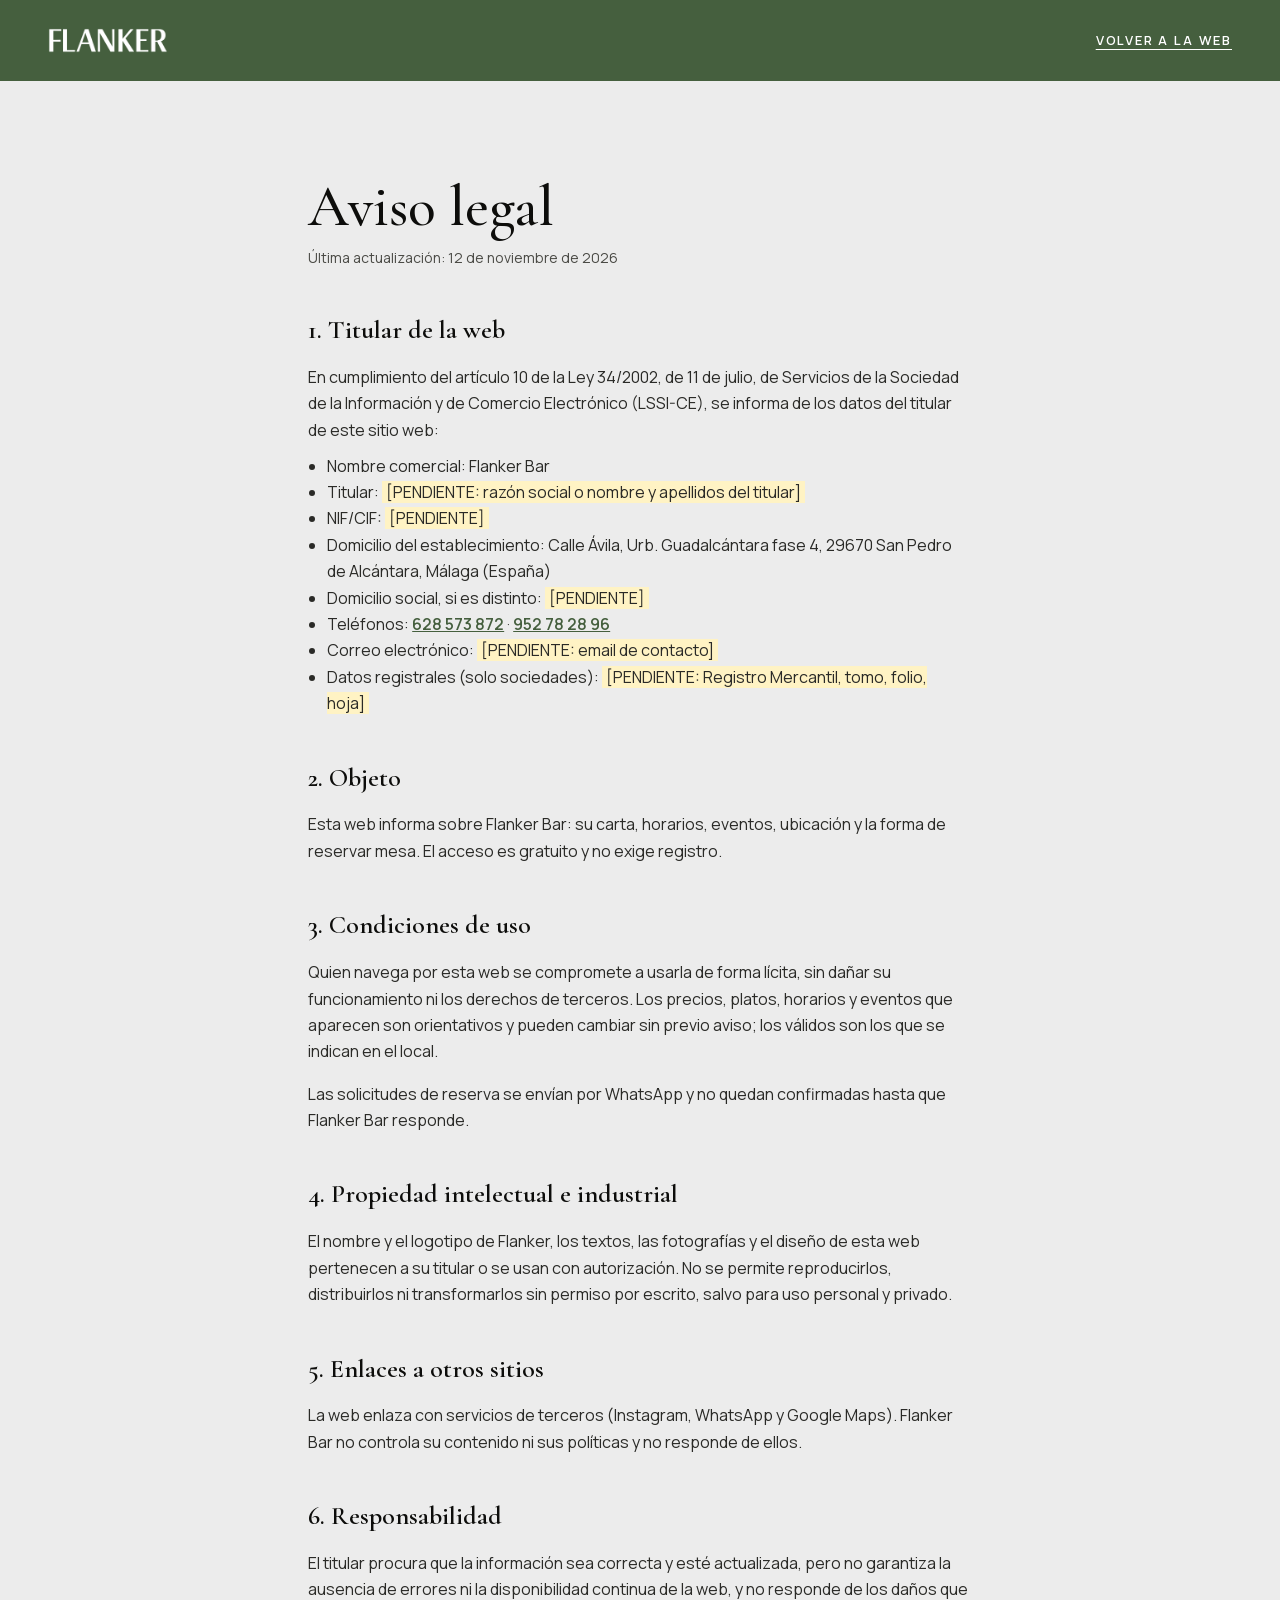
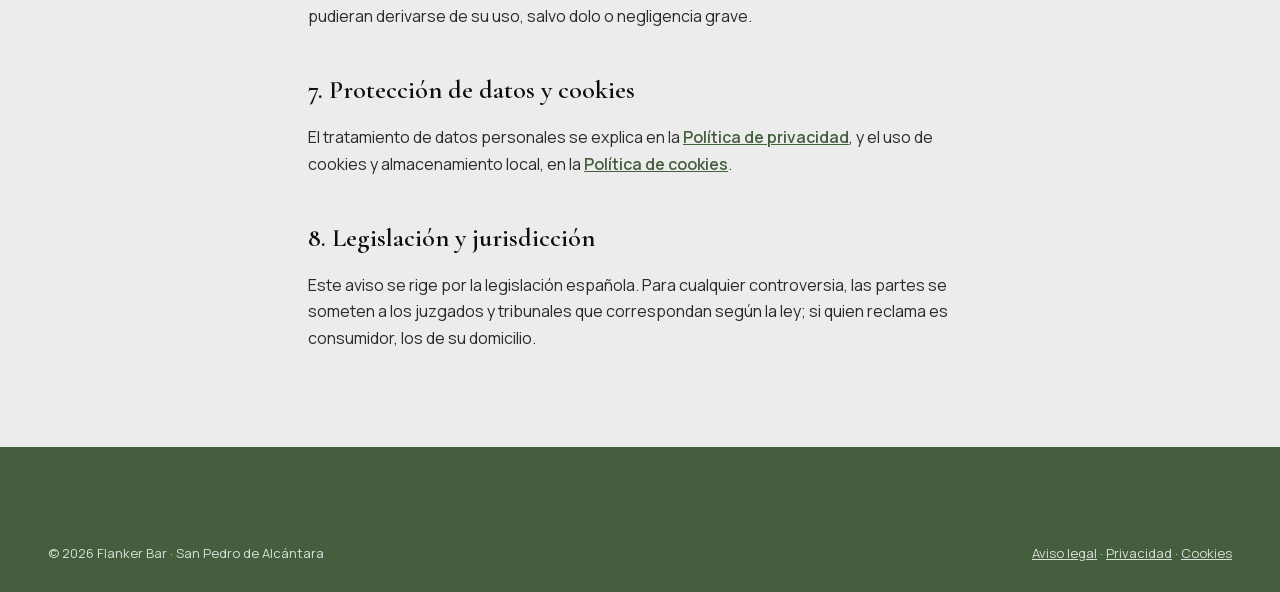
<file: aviso-legal.html>
<!doctype html>
<html lang="es">
<head>
  <meta charset="utf-8">
  <meta name="viewport" content="width=device-width, initial-scale=1">
  <title>Aviso legal | Flanker Bar</title>
  <meta name="description" content="Aviso legal de la web de Flanker Bar, San Pedro de Alcántara (Marbella).">
  <meta name="robots" content="noindex, follow">
  <link rel="canonical" href="https://flankerbar.es/aviso-legal.html">
  <meta name="theme-color" content="#455F3E">
  <link rel="icon" type="image/png" sizes="48x48" href="img/favicon-48.png">
  <link rel="stylesheet" href="css/style.css">
</head>
<body class="legal-page">
  <header class="legal-head">
    <div class="container">
      <a href="index.html" aria-label="Flanker Bar, volver al inicio"><img src="img/logo-flanker-blanco.webp" alt="Flanker" width="580" height="123"></a>
      <a href="index.html">Volver a la web</a>
    </div>
  </header>
  <main class="container legal">
    <h1>Aviso legal</h1>
    <p class="updated">Última actualización: 12 de noviembre de 2026</p>

    <h2>1. Titular de la web</h2>
    <p>En cumplimiento del artículo 10 de la Ley 34/2002, de 11 de julio, de Servicios de la Sociedad de la Información y de Comercio Electrónico (LSSI-CE), se informa de los datos del titular de este sitio web:</p>
    <ul>
      <li>Nombre comercial: Flanker Bar</li>
      <li>Titular: <span class="pendiente">[PENDIENTE: razón social o nombre y apellidos del titular]</span></li>
      <li>NIF/CIF: <span class="pendiente">[PENDIENTE]</span></li>
      <li>Domicilio del establecimiento: Calle Ávila, Urb. Guadalcántara fase 4, 29670 San Pedro de Alcántara, Málaga (España)</li>
      <li>Domicilio social, si es distinto: <span class="pendiente">[PENDIENTE]</span></li>
      <li>Teléfonos: <a href="tel:+34628573872">628 573 872</a> · <a href="tel:+34952782896">952 78 28 96</a></li>
      <li>Correo electrónico: <span class="pendiente">[PENDIENTE: email de contacto]</span></li>
      <li>Datos registrales (solo sociedades): <span class="pendiente">[PENDIENTE: Registro Mercantil, tomo, folio, hoja]</span></li>
    </ul>

    <h2>2. Objeto</h2>
    <p>Esta web informa sobre Flanker Bar: su carta, horarios, eventos, ubicación y la forma de reservar mesa. El acceso es gratuito y no exige registro.</p>

    <h2>3. Condiciones de uso</h2>
    <p>Quien navega por esta web se compromete a usarla de forma lícita, sin dañar su funcionamiento ni los derechos de terceros. Los precios, platos, horarios y eventos que aparecen son orientativos y pueden cambiar sin previo aviso; los válidos son los que se indican en el local.</p>
    <p>Las solicitudes de reserva se envían por WhatsApp y no quedan confirmadas hasta que Flanker Bar responde.</p>

    <h2>4. Propiedad intelectual e industrial</h2>
    <p>El nombre y el logotipo de Flanker, los textos, las fotografías y el diseño de esta web pertenecen a su titular o se usan con autorización. No se permite reproducirlos, distribuirlos ni transformarlos sin permiso por escrito, salvo para uso personal y privado.</p>

    <h2>5. Enlaces a otros sitios</h2>
    <p>La web enlaza con servicios de terceros (Instagram, WhatsApp y Google Maps). Flanker Bar no controla su contenido ni sus políticas y no responde de ellos.</p>

    <h2>6. Responsabilidad</h2>
    <p>El titular procura que la información sea correcta y esté actualizada, pero no garantiza la ausencia de errores ni la disponibilidad continua de la web, y no responde de los daños que pudieran derivarse de su uso, salvo dolo o negligencia grave.</p>

    <h2>7. Protección de datos y cookies</h2>
    <p>El tratamiento de datos personales se explica en la <a href="privacidad.html">Política de privacidad</a>, y el uso de cookies y almacenamiento local, en la <a href="cookies.html">Política de cookies</a>.</p>

    <h2>8. Legislación y jurisdicción</h2>
    <p>Este aviso se rige por la legislación española. Para cualquier controversia, las partes se someten a los juzgados y tribunales que correspondan según la ley; si quien reclama es consumidor, los de su domicilio.</p>
  </main>
  <footer class="footer">
    <div class="container footer__bottom">
      <p>© 2026 Flanker Bar · San Pedro de Alcántara</p>
      <p><a href="aviso-legal.html">Aviso legal</a> · <a href="privacidad.html">Privacidad</a> · <a href="cookies.html">Cookies</a></p>
    </div>
  </footer>
</body>
</html>
</file>
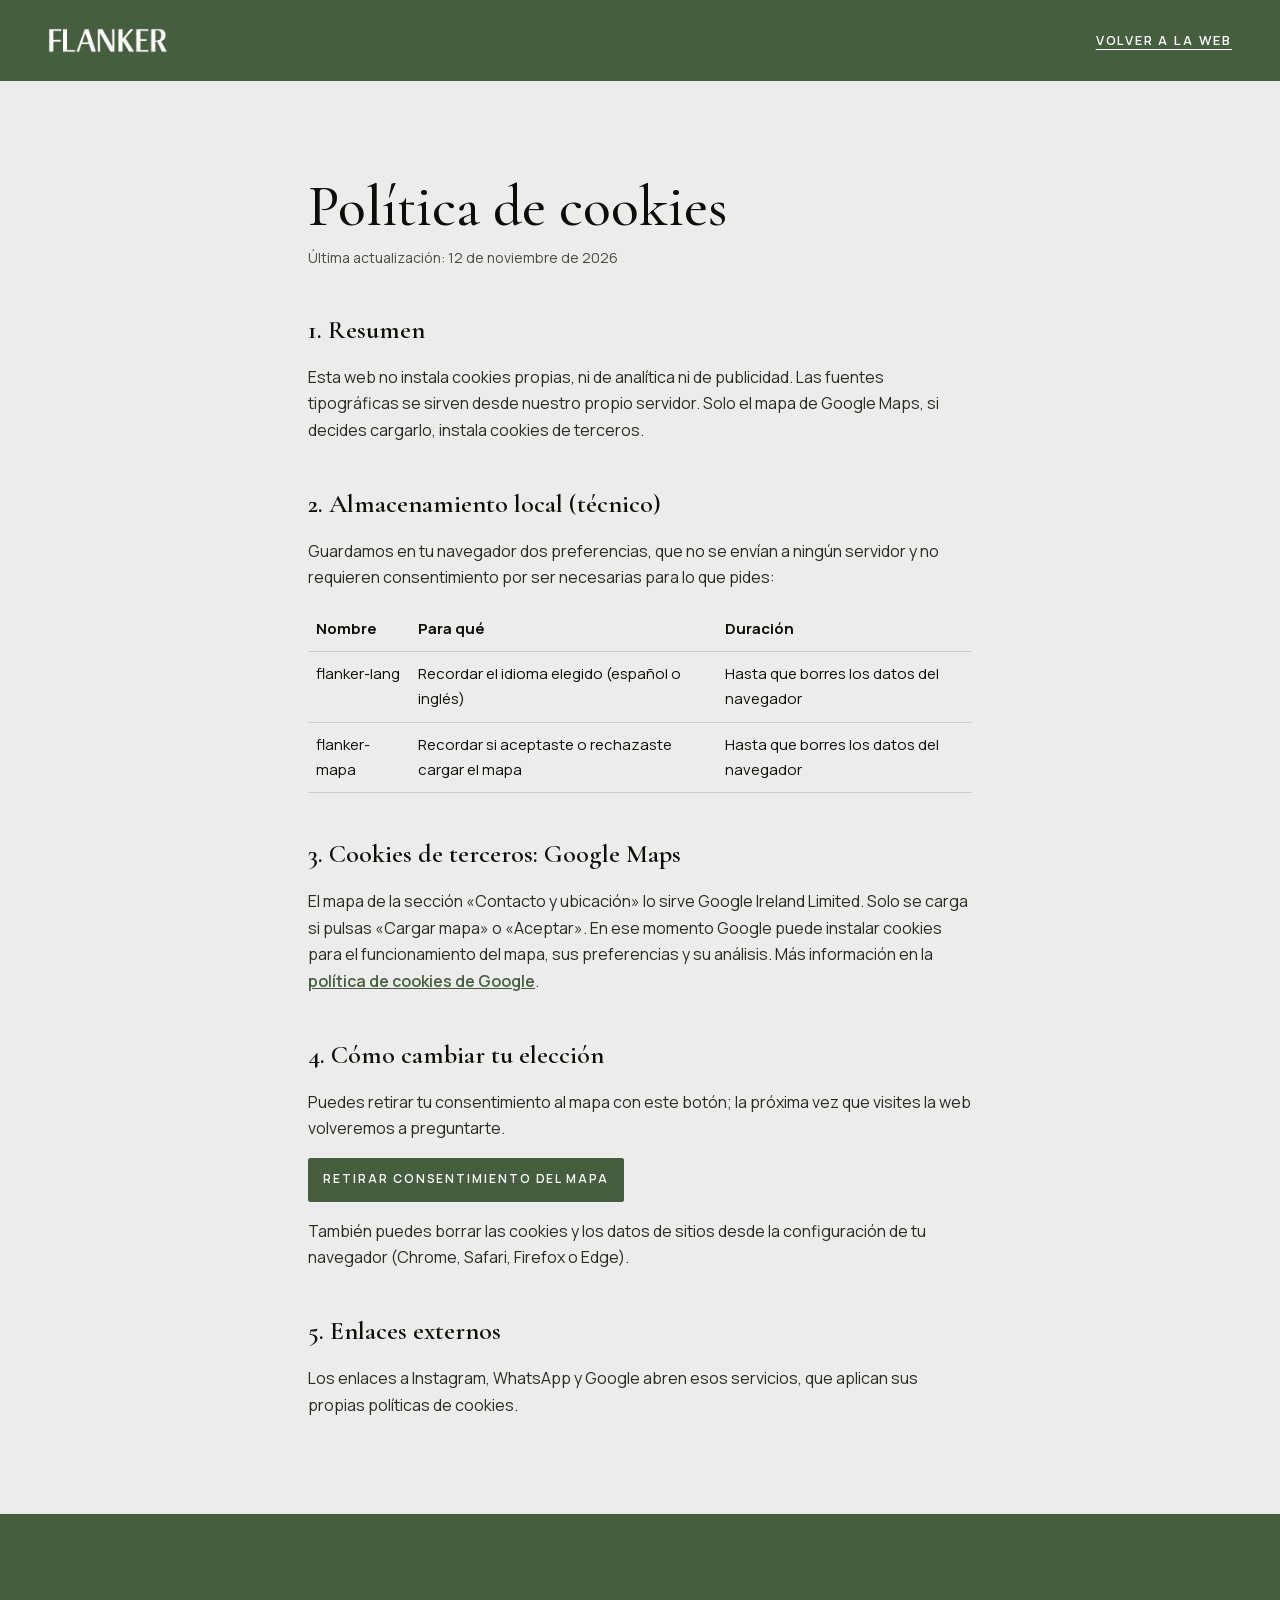
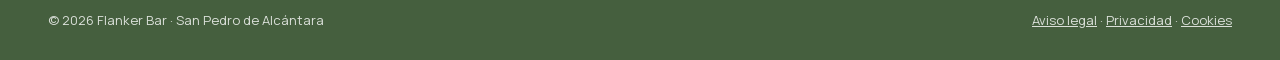
<file: cookies.html>
<!doctype html>
<html lang="es">
<head>
  <meta charset="utf-8">
  <meta name="viewport" content="width=device-width, initial-scale=1">
  <title>Política de cookies | Flanker Bar</title>
  <meta name="description" content="Qué cookies y almacenamiento local usa la web de Flanker Bar y cómo gestionarlos.">
  <meta name="robots" content="noindex, follow">
  <link rel="canonical" href="https://flankerbar.es/cookies.html">
  <meta name="theme-color" content="#455F3E">
  <link rel="icon" type="image/png" sizes="48x48" href="img/favicon-48.png">
  <link rel="stylesheet" href="css/style.css">
</head>
<body class="legal-page">
  <header class="legal-head">
    <div class="container">
      <a href="index.html" aria-label="Flanker Bar, volver al inicio"><img src="img/logo-flanker-blanco.webp" alt="Flanker" width="580" height="123"></a>
      <a href="index.html">Volver a la web</a>
    </div>
  </header>
  <main class="container legal">
    <h1>Política de cookies</h1>
    <p class="updated">Última actualización: 12 de noviembre de 2026</p>

    <h2>1. Resumen</h2>
    <p>Esta web no instala cookies propias, ni de analítica ni de publicidad. Las fuentes tipográficas se sirven desde nuestro propio servidor. Solo el mapa de Google Maps, si decides cargarlo, instala cookies de terceros.</p>

    <h2>2. Almacenamiento local (técnico)</h2>
    <p>Guardamos en tu navegador dos preferencias, que no se envían a ningún servidor y no requieren consentimiento por ser necesarias para lo que pides:</p>
    <table>
      <thead><tr><th scope="col">Nombre</th><th scope="col">Para qué</th><th scope="col">Duración</th></tr></thead>
      <tbody>
        <tr><td>flanker-lang</td><td>Recordar el idioma elegido (español o inglés)</td><td>Hasta que borres los datos del navegador</td></tr>
        <tr><td>flanker-mapa</td><td>Recordar si aceptaste o rechazaste cargar el mapa</td><td>Hasta que borres los datos del navegador</td></tr>
      </tbody>
    </table>

    <h2>3. Cookies de terceros: Google Maps</h2>
    <p>El mapa de la sección «Contacto y ubicación» lo sirve Google Ireland Limited. Solo se carga si pulsas «Cargar mapa» o «Aceptar». En ese momento Google puede instalar cookies para el funcionamiento del mapa, sus preferencias y su análisis. Más información en la <a href="https://policies.google.com/technologies/cookies?hl=es" target="_blank" rel="noopener">política de cookies de Google</a>.</p>

    <h2>4. Cómo cambiar tu elección</h2>
    <p>Puedes retirar tu consentimiento al mapa con este botón; la próxima vez que visites la web volveremos a preguntarte.</p>
    <p><button type="button" class="btn btn--dark btn--small" id="reset-consent">Retirar consentimiento del mapa</button> <span id="reset-ok" role="status"></span></p>
    <p>También puedes borrar las cookies y los datos de sitios desde la configuración de tu navegador (Chrome, Safari, Firefox o Edge).</p>

    <h2>5. Enlaces externos</h2>
    <p>Los enlaces a Instagram, WhatsApp y Google abren esos servicios, que aplican sus propias políticas de cookies.</p>
  </main>
  <footer class="footer">
    <div class="container footer__bottom">
      <p>© 2026 Flanker Bar · San Pedro de Alcántara</p>
      <p><a href="aviso-legal.html">Aviso legal</a> · <a href="privacidad.html">Privacidad</a> · <a href="cookies.html">Cookies</a></p>
    </div>
  </footer>
  <script>
    document.getElementById('reset-consent').addEventListener('click', function () {
      try { localStorage.removeItem('flanker-mapa'); } catch (e) {}
      document.getElementById('reset-ok').textContent = 'Hecho: el mapa no se cargará hasta que vuelvas a aceptarlo.';
    });
  </script>
</body>
</html>
</file>
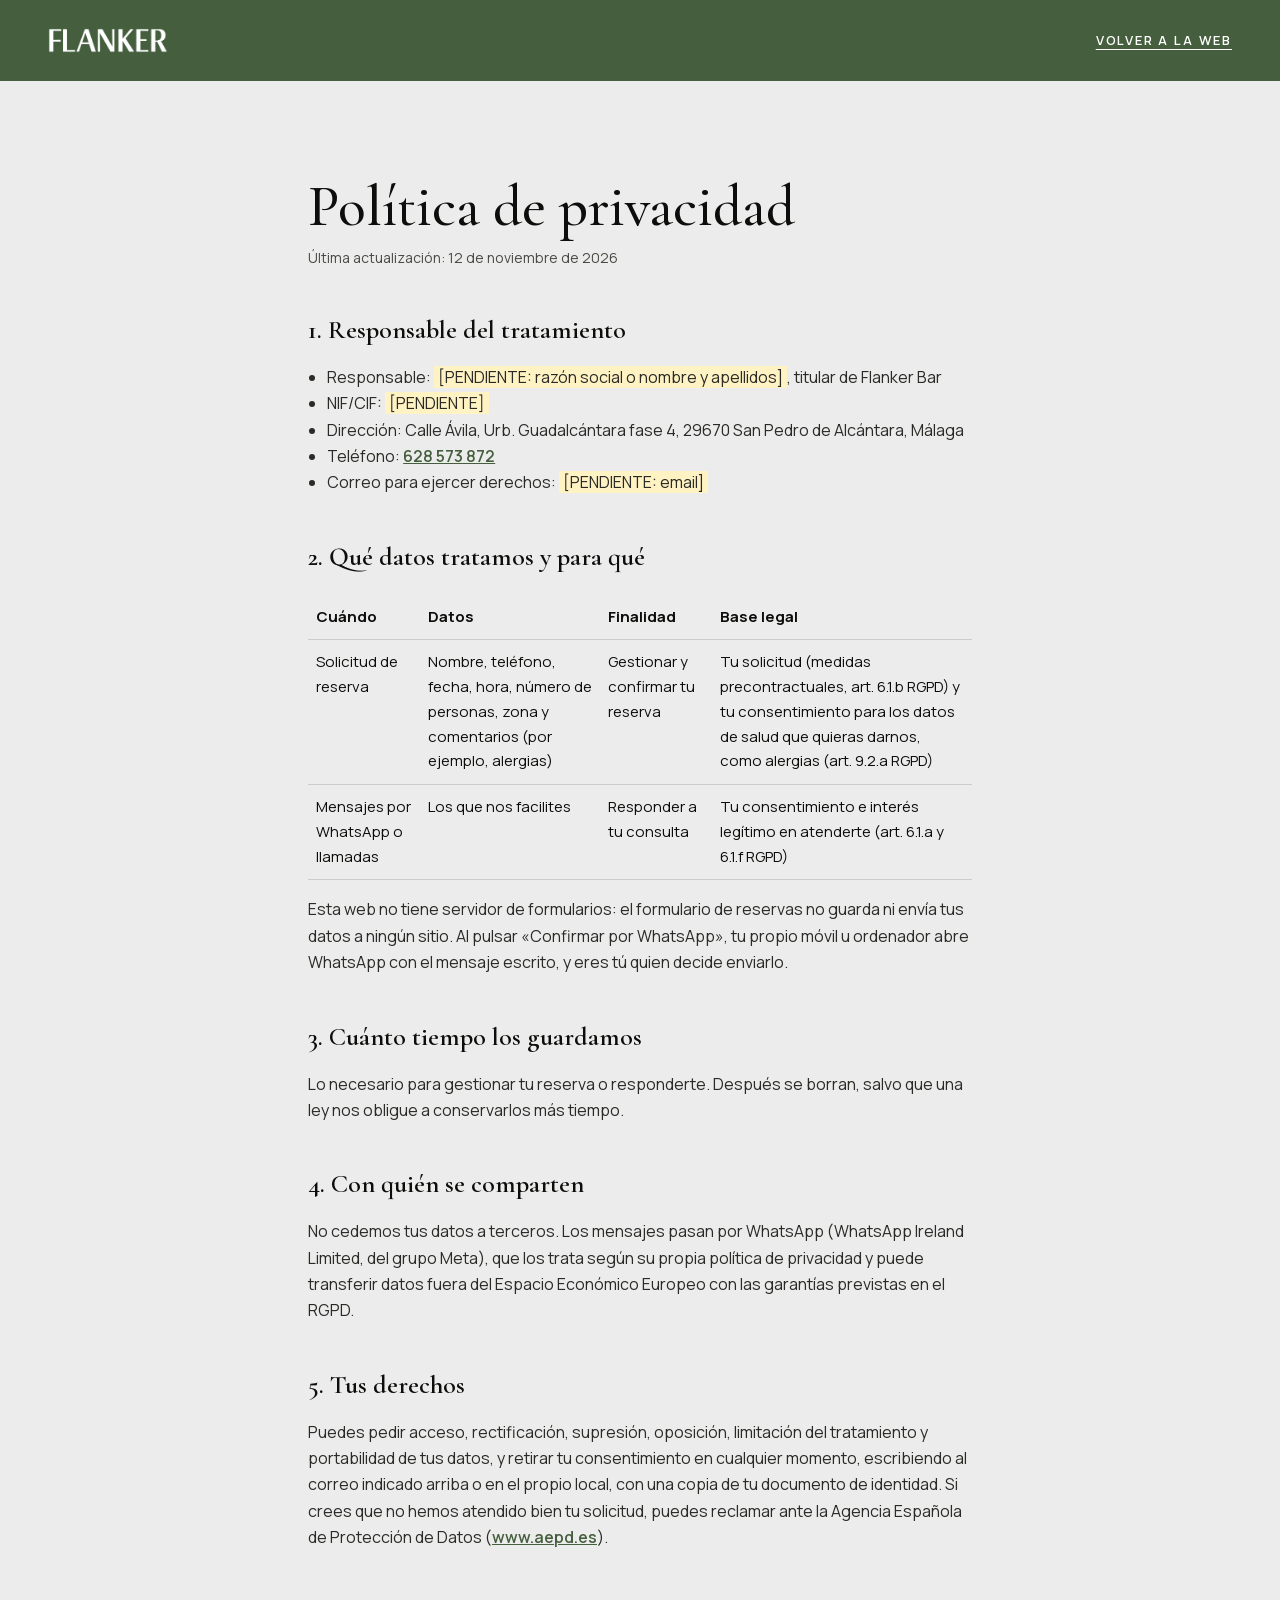
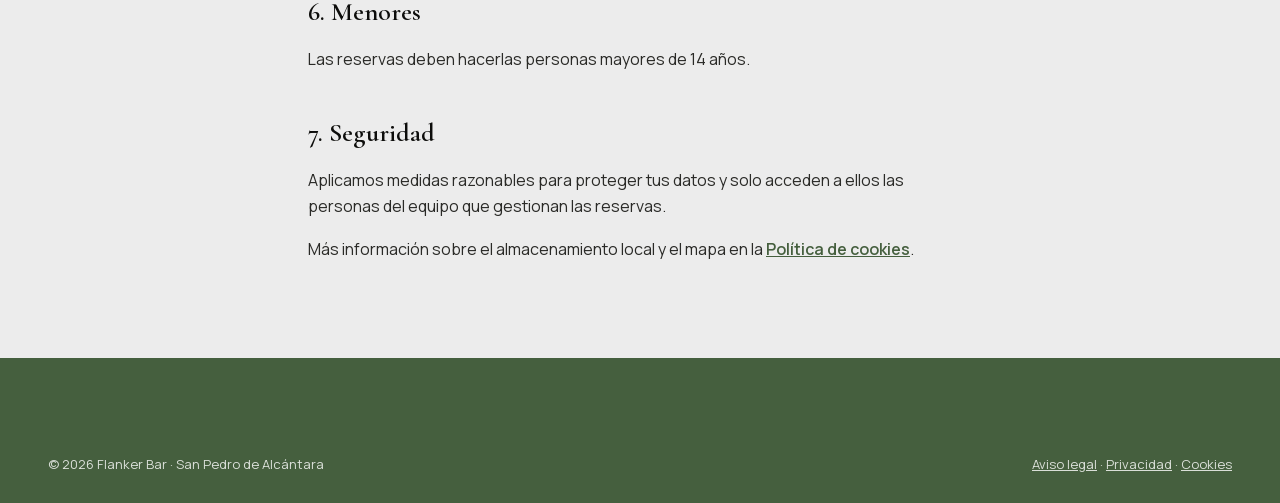
<file: privacidad.html>
<!doctype html>
<html lang="es">
<head>
  <meta charset="utf-8">
  <meta name="viewport" content="width=device-width, initial-scale=1">
  <title>Política de privacidad | Flanker Bar</title>
  <meta name="description" content="Cómo trata Flanker Bar los datos personales de quienes reservan o contactan, conforme al RGPD y la LOPDGDD.">
  <meta name="robots" content="noindex, follow">
  <link rel="canonical" href="https://flankerbar.es/privacidad.html">
  <meta name="theme-color" content="#455F3E">
  <link rel="icon" type="image/png" sizes="48x48" href="img/favicon-48.png">
  <link rel="stylesheet" href="css/style.css">
</head>
<body class="legal-page">
  <header class="legal-head">
    <div class="container">
      <a href="index.html" aria-label="Flanker Bar, volver al inicio"><img src="img/logo-flanker-blanco.webp" alt="Flanker" width="580" height="123"></a>
      <a href="index.html">Volver a la web</a>
    </div>
  </header>
  <main class="container legal">
    <h1>Política de privacidad</h1>
    <p class="updated">Última actualización: 12 de noviembre de 2026</p>

    <h2>1. Responsable del tratamiento</h2>
    <ul>
      <li>Responsable: <span class="pendiente">[PENDIENTE: razón social o nombre y apellidos]</span>, titular de Flanker Bar</li>
      <li>NIF/CIF: <span class="pendiente">[PENDIENTE]</span></li>
      <li>Dirección: Calle Ávila, Urb. Guadalcántara fase 4, 29670 San Pedro de Alcántara, Málaga</li>
      <li>Teléfono: <a href="tel:+34628573872">628 573 872</a></li>
      <li>Correo para ejercer derechos: <span class="pendiente">[PENDIENTE: email]</span></li>
    </ul>

    <h2>2. Qué datos tratamos y para qué</h2>
    <table>
      <thead><tr><th scope="col">Cuándo</th><th scope="col">Datos</th><th scope="col">Finalidad</th><th scope="col">Base legal</th></tr></thead>
      <tbody>
        <tr><td>Solicitud de reserva</td><td>Nombre, teléfono, fecha, hora, número de personas, zona y comentarios (por ejemplo, alergias)</td><td>Gestionar y confirmar tu reserva</td><td>Tu solicitud (medidas precontractuales, art. 6.1.b RGPD) y tu consentimiento para los datos de salud que quieras darnos, como alergias (art. 9.2.a RGPD)</td></tr>
        <tr><td>Mensajes por WhatsApp o llamadas</td><td>Los que nos facilites</td><td>Responder a tu consulta</td><td>Tu consentimiento e interés legítimo en atenderte (art. 6.1.a y 6.1.f RGPD)</td></tr>
      </tbody>
    </table>
    <p>Esta web no tiene servidor de formularios: el formulario de reservas no guarda ni envía tus datos a ningún sitio. Al pulsar «Confirmar por WhatsApp», tu propio móvil u ordenador abre WhatsApp con el mensaje escrito, y eres tú quien decide enviarlo.</p>

    <h2>3. Cuánto tiempo los guardamos</h2>
    <p>Lo necesario para gestionar tu reserva o responderte. Después se borran, salvo que una ley nos obligue a conservarlos más tiempo.</p>

    <h2>4. Con quién se comparten</h2>
    <p>No cedemos tus datos a terceros. Los mensajes pasan por WhatsApp (WhatsApp Ireland Limited, del grupo Meta), que los trata según su propia política de privacidad y puede transferir datos fuera del Espacio Económico Europeo con las garantías previstas en el RGPD.</p>

    <h2>5. Tus derechos</h2>
    <p>Puedes pedir acceso, rectificación, supresión, oposición, limitación del tratamiento y portabilidad de tus datos, y retirar tu consentimiento en cualquier momento, escribiendo al correo indicado arriba o en el propio local, con una copia de tu documento de identidad. Si crees que no hemos atendido bien tu solicitud, puedes reclamar ante la Agencia Española de Protección de Datos (<a href="https://www.aepd.es" target="_blank" rel="noopener">www.aepd.es</a>).</p>

    <h2>6. Menores</h2>
    <p>Las reservas deben hacerlas personas mayores de 14 años.</p>

    <h2>7. Seguridad</h2>
    <p>Aplicamos medidas razonables para proteger tus datos y solo acceden a ellos las personas del equipo que gestionan las reservas.</p>

    <p>Más información sobre el almacenamiento local y el mapa en la <a href="cookies.html">Política de cookies</a>.</p>
  </main>
  <footer class="footer">
    <div class="container footer__bottom">
      <p>© 2026 Flanker Bar · San Pedro de Alcántara</p>
      <p><a href="aviso-legal.html">Aviso legal</a> · <a href="privacidad.html">Privacidad</a> · <a href="cookies.html">Cookies</a></p>
    </div>
  </footer>
</body>
</html>
</file>
<file: css/style.css>
/* ==========================================================================
   Flanker Bar · Tapas, Copas & Flamenco
   Colores medidos en el logo y las fotos de @barflanker (12/11/2026):
   - verde:   fondo liso de sus vídeos, detrás del logo        #455F3E
   - salvia:  verde de los carteles «Flankerío»                #516C4D
   - mural:   círculo verde del mural de la bailaora            #769F64
   - clavel:  rojo de los claveles de sus carteles              #A10102
   - papel:   papel de los carteles                             #ECECEC
   - tinta:   sombras del local de noche                        #0D0D0B
   - madera:  barra de madera                                   #7B5830
   - ámbar:   cerveza de tanque a contraluz                     #A56944
   ========================================================================== */

@font-face { font-family: "Cormorant Garamond"; src: url("../fonts/cormorant-garamond.woff2") format("woff2"); font-weight: 300 700; font-style: normal; font-display: swap; }
@font-face { font-family: "Cormorant Garamond"; src: url("../fonts/cormorant-garamond-italic.woff2") format("woff2"); font-weight: 500; font-style: italic; font-display: swap; }
@font-face { font-family: "Manrope"; src: url("../fonts/manrope.woff2") format("woff2"); font-weight: 200 800; font-style: normal; font-display: swap; }

:root {
  --verde: #455F3E;
  --salvia: #516C4D;
  --mural: #769F64;
  --clavel: #A10102;
  --papel: #ECECEC;
  --blanco: #FFFFFF;
  --tinta: #0D0D0B;
  --madera: #7B5830;
  --ambar: #A56944;

  --verde-hondo: #2C3A27; /* verde 55 % + tinta 45 % (calculado: sin color-mix para iOS < 16.2) */
  --verde-noche: #1E261A; /* verde 30 % + tinta 70 %: fondos oscuros, verde de marca casi negro */
  --linea-claro: rgb(13 13 11 / .14);
  --linea-oscuro: rgb(255 255 255 / .16);
  --texto-suave: #4A4A45;          /* tinta al 75 % sobre papel: 8,4:1 */
  --texto-suave-osc: rgb(255 255 255 / .74);

  --serif: "Cormorant Garamond", "Iowan Old Style", Georgia, serif;
  --sans: "Manrope", system-ui, -apple-system, "Segoe UI", sans-serif;

  --ease: cubic-bezier(.22, .61, .36, 1);
  --ease-out: cubic-bezier(.16, 1, .3, 1);
  --t: 450ms;
  --gutter: clamp(16px, 4vw, 48px);
  --max: 1240px;
  --header-h: 72px;
  --radius: 2px;
}

/* ---------- Base ---------- */
*, *::before, *::after { box-sizing: border-box; }
html { -webkit-text-size-adjust: 100%; scroll-behavior: smooth; scroll-padding-top: calc(var(--header-h) + 8px); scrollbar-color: var(--verde) var(--papel); accent-color: var(--verde); }
::selection { background: var(--verde); color: var(--blanco); }
body {
  margin: 0; background: var(--papel); color: var(--tinta);
  font-family: var(--sans); font-size: 1rem; line-height: 1.65; font-weight: 400;
  -webkit-font-smoothing: antialiased; text-rendering: optimizeLegibility;
  overflow-x: hidden;
}
img, video, svg { display: block; max-width: 100%; }
img { height: auto; }
a { color: inherit; }
button, input, select, textarea { font: inherit; color: inherit; }
button { cursor: pointer; }
h1, h2, h3, h4, p, ul, figure { margin: 0; }
ul[role="list"] { list-style: none; padding: 0; }
:focus-visible { outline: 2px solid var(--mural); outline-offset: 3px; }
.section--light :focus-visible, .historia :focus-visible, .local :focus-visible, .carta :focus-visible, .contacto :focus-visible { outline-color: var(--verde); }
.sr-only { position: absolute !important; width: 1px; height: 1px; overflow: hidden; clip: rect(0 0 0 0); white-space: nowrap; }
.skip { position: fixed; left: 16px; top: -60px; z-index: 200; background: var(--blanco); color: var(--tinta); padding: 10px 16px; transition: top .2s; }
.skip:focus { top: 16px; }
svg { width: 20px; height: 20px; flex: none; }
[hidden] { display: none !important; }
html:not([lang="en"]) [data-only="en"] { display: none; }

.container { width: 100%; max-width: calc(var(--max) + var(--gutter) * 2); margin-inline: auto; padding-inline: var(--gutter); }
.section { padding-block: clamp(80px, 12vw, 160px); position: relative; }

/* ---------- Tipografía ---------- */
.eyebrow {
  font-family: var(--sans); font-size: .75rem; font-weight: 600; letter-spacing: .22em; text-transform: uppercase;
  color: var(--verde); display: flex; align-items: center; gap: .9em; margin-bottom: 1.4rem;
}
.eyebrow::after { content: ""; height: 1px; width: 48px; background: currentColor; opacity: .5; }
.eyebrow__num { font-family: var(--serif); font-size: 1rem; font-style: italic; font-weight: 500; letter-spacing: 0; }
.eyebrow--light { color: var(--mural); }
.h2 {
  font-family: var(--serif); font-weight: 500; font-size: clamp(2.6rem, 6.4vw, 5.2rem); line-height: .98; letter-spacing: -.015em;
  margin-bottom: clamp(1.4rem, 3vw, 2.2rem); text-wrap: balance;
}
.h2 em, .h3 em { font-style: italic; color: var(--verde); }
.h3 { font-family: var(--serif); font-weight: 500; font-size: clamp(2rem, 4vw, 2.9rem); line-height: 1.04; margin-bottom: 1rem; }
.prose p + p { margin-top: 1.1em; }
.prose { max-width: 36rem; color: var(--texto-suave); font-size: 1.0625rem; }

/* ---------- Botones y enlaces ---------- */
.btn {
  --bg: var(--tinta); --fg: var(--blanco); --bd: var(--tinta);
  position: relative; display: inline-flex; align-items: center; justify-content: center; gap: .6em;
  min-height: 52px; padding: .9em 1.8em; border: 1px solid var(--bd); border-radius: var(--radius);
  background: var(--bg); color: var(--fg); text-decoration: none; font-weight: 600; font-size: .8125rem;
  letter-spacing: .16em; text-transform: uppercase; line-height: 1.2; overflow: hidden; isolation: isolate;
  transition: color var(--t) var(--ease), border-color var(--t) var(--ease), background-color var(--t) var(--ease);
}
.btn::before { /* barrido sutil al pasar el ratón */
  content: ""; position: absolute; inset: 0; z-index: -1; background: var(--hover-bg, var(--verde));
  transform: scaleX(0); transform-origin: right; transition: transform 500ms var(--ease-out);
}
.btn:hover::before { transform: scaleX(1); transform-origin: left; }
.btn:hover { color: var(--hover-fg, var(--blanco)); border-color: var(--hover-bd, var(--verde)); }
.btn svg { width: 18px; height: 18px; }
.btn--light { --bg: var(--papel); --fg: var(--tinta); --bd: var(--papel); --hover-bg: var(--blanco); --hover-fg: var(--verde); --hover-bd: var(--blanco); }
.btn--ghost { --bg: transparent; --fg: var(--blanco); --bd: rgb(255 255 255 / .55); --hover-bg: var(--blanco); --hover-fg: var(--tinta); --hover-bd: var(--blanco); }
.btn--dark { --bg: var(--verde); --fg: var(--blanco); --bd: var(--verde); --hover-bg: var(--tinta); --hover-bd: var(--tinta); }
.btn--ghost-dark { --bg: transparent; --fg: var(--tinta); --bd: var(--tinta); --hover-bg: var(--tinta); --hover-bd: var(--tinta); }
.btn--small { min-height: 44px; padding: .7em 1.2em; font-size: .75rem; }
.btn--block { width: 100%; }

.link {
  display: inline-flex; align-items: center; gap: .6em; margin-top: 1.6rem; text-decoration: none;
  font-weight: 600; font-size: .8125rem; letter-spacing: .16em; text-transform: uppercase;
  background: linear-gradient(currentColor, currentColor) 0 100% / 0 1px no-repeat; padding-bottom: 4px;
  transition: background-size 500ms var(--ease-out);
}
.link:hover, .link:focus-visible { background-size: 100% 1px; }
.link svg { transition: transform var(--t) var(--ease); }
.link:hover svg { transform: translateX(4px); }

/* ---------- Pantalla de carga ---------- */
.loader { display: none; }
/* Telón verde corporativo que se levanta y deja paso al logo escrito en directo */
.js .loader {
  display: block; position: fixed; inset: 0; z-index: 300; background: var(--verde);
  transform-origin: top; transition: transform 700ms var(--ease-out), visibility 0s 700ms;
}
.loaded .loader { transform: scaleY(0); visibility: hidden; }
@keyframes loaderIn { from { opacity: 0; transform: translateY(8px); } to { opacity: 1; transform: none; } }

/* ---------- Cabecera ---------- */
.header {
  position: fixed; inset: 0 0 auto; z-index: 100; height: var(--header-h); color: var(--blanco);
  transition: background-color var(--t) var(--ease), box-shadow var(--t) var(--ease), transform var(--t) var(--ease);
}
.header::before { /* degradado para legibilidad sobre la foto */
  content: ""; position: absolute; inset: 0 0 -30px; z-index: -1; pointer-events: none;
  background: linear-gradient(rgb(13 13 11 / .55), transparent); transition: opacity var(--t) var(--ease);
}
.header.is-solid { background: rgb(69 95 62 / .97); box-shadow: 0 1px 0 var(--linea-oscuro); }
@supports ((backdrop-filter: blur(8px)) or (-webkit-backdrop-filter: blur(8px))) { .header.is-solid { background: rgb(69 95 62 / .9); -webkit-backdrop-filter: blur(12px) saturate(1.2); backdrop-filter: blur(12px) saturate(1.2); } }
.header.is-solid::before { opacity: 0; }
.header__inner { height: 100%; display: flex; align-items: center; gap: 24px; max-width: calc(var(--max) + var(--gutter) * 2); margin-inline: auto; padding-inline: var(--gutter); }
.header__logo { display: block; padding: 8px 0; }
.header__logo img { width: 116px; }
.header__actions { margin-left: auto; display: flex; align-items: center; gap: 12px; }
.header__cta { display: none; --bg: var(--verde); --fg: var(--blanco); --bd: rgb(255 255 255 / .35); --hover-bg: var(--papel); --hover-fg: var(--verde); --hover-bd: var(--papel); }
.header.is-solid .header__cta { --bg: var(--papel); --fg: var(--verde); --bd: var(--papel); --hover-bg: var(--blanco); --hover-bd: var(--blanco); }

.nav__list { list-style: none; margin: 0; padding: 0; display: flex; gap: 28px; }
.nav__list a {
  text-decoration: none; font-size: .75rem; font-weight: 600; letter-spacing: .18em; text-transform: uppercase;
  background: linear-gradient(currentColor, currentColor) 0 100% / 0 1px no-repeat; padding-block: 6px;
  transition: background-size 450ms var(--ease-out), color var(--t);
}
.nav__list a:hover, .nav__list a[aria-current="true"] { background-size: 100% 1px; }
.nav__mobile-extra { display: none; }
@media (min-width: 960px) { .nav__only-mobile { display: none; } }
.nav__only-mobile a { font-style: italic; color: var(--papel); }

.lang {
  display: inline-flex; align-items: center; gap: 4px; min-height: 44px; padding: 0 8px; background: none; border: 0;
  font-size: .75rem; font-weight: 600; letter-spacing: .14em;
}
.lang__opt { opacity: .55; transition: opacity var(--t); }
.lang__sep { opacity: .4; }
html[lang="es"] .lang__opt[data-lang="es"], html[lang="en"] .lang__opt[data-lang="en"] { opacity: 1; text-decoration: underline; text-underline-offset: 5px; }

.burger { display: none; }

@media (max-width: 959px) {
  .nav {
    position: fixed; inset: 0; z-index: -1; background: var(--verde); display: flex; align-items: center;
    padding: calc(var(--header-h) + 24px) var(--gutter) 40px;
    clip-path: inset(0 0 100% 0); visibility: hidden;
    transition: clip-path 600ms var(--ease-out), visibility 0s 600ms;
  }
  .menu-open .nav { clip-path: inset(0); visibility: visible; transition: clip-path 600ms var(--ease-out); }
  .nav__list { flex-direction: column; gap: 4px; width: 100%; }
  .nav__list a {
    display: inline-block; font-family: var(--serif); font-size: clamp(2.2rem, 10vw, 3.2rem); font-weight: 500;
    letter-spacing: 0; text-transform: none; line-height: 1.25;
    opacity: 0; transform: translateY(14px); transition: opacity 450ms var(--ease), transform 450ms var(--ease-out), background-size 450ms var(--ease-out);
  }
  .menu-open .nav__list a { opacity: 1; transform: none; }
  .menu-open .nav__list li:nth-child(2) a { transition-delay: 50ms; }
  .menu-open .nav__list li:nth-child(3) a { transition-delay: 100ms; }
  .menu-open .nav__list li:nth-child(4) a { transition-delay: 150ms; }
  .menu-open .nav__list li:nth-child(5) a { transition-delay: 200ms; }
  .menu-open .nav__list li:nth-child(6) a { transition-delay: 250ms; }
  .nav__mobile-extra { display: flex; gap: 24px; margin-top: 32px; padding-top: 24px; border-top: 1px solid var(--linea-oscuro); }
  .nav__mobile-extra a { font-family: var(--sans) !important; font-size: .9375rem !important; letter-spacing: .04em !important; }
  .burger {
    display: grid; place-content: center; gap: 7px; width: 44px; height: 44px; margin-right: -10px; background: none; border: 0;
  }
  .burger span { display: block; width: 24px; height: 1.5px; background: currentColor; transition: transform 450ms var(--ease-out); }
  .menu-open .burger span:first-child { transform: translateY(4.25px) rotate(45deg); }
  .menu-open .burger span:last-child { transform: translateY(-4.25px) rotate(-45deg); }
  .menu-open .header { background: transparent; box-shadow: none; backdrop-filter: none; }
  .menu-open { overflow: hidden; }
}
@media (min-width: 960px) {
  :root { --header-h: 84px; }
  .header__logo img { width: 132px; }
  .header__cta { display: inline-flex; }
  .nav { margin-left: auto; }
  .header__actions { margin-left: 8px; }
}

/* ---------- Hero ---------- */
.hero {
  position: relative; min-height: 100vh; min-height: 100svh; display: grid; align-items: end; color: var(--blanco);
  background: var(--tinta); overflow: hidden; isolation: isolate;
}
.hero__media, .hero__media picture, .hero__img, .hero__video { position: absolute; inset: 0; width: 100%; height: 100%; }
.hero__media { z-index: -2; }
.hero__img, .hero__video { object-fit: cover; object-position: 50% 30%; }
.hero__img { transform: scale(1.06); animation: heroZoom 2400ms var(--ease-out) forwards; }
@keyframes heroZoom { to { transform: scale(1); } }
.hero__video { opacity: 0; transition: opacity 900ms var(--ease); }
.hero__video.is-playing { opacity: 1; }
.hero__shade {
  position: absolute; inset: 0; z-index: -1;
  background:
    linear-gradient(180deg, rgb(13 13 11 / .4) 0%, rgb(13 13 11 / .25) 35%, rgb(30 38 26 / .9) 100%),
    linear-gradient(90deg, rgb(13 13 11 / .55), transparent 75%);
}
.hero__content { width: 100%; max-width: calc(var(--max) + var(--gutter) * 2); margin-inline: auto; padding: calc(var(--header-h) + 40px) var(--gutter) clamp(88px, 12vh, 132px); }
.hero__title { margin-bottom: 1.1rem; }
.hero .eyebrow { color: var(--blanco); text-shadow: 0 1px 12px rgb(13 13 11 / .5); }
.hero__logo { width: min(78vw, 560px); }
.hero__claim { font-family: var(--serif); font-style: italic; font-weight: 500; font-size: clamp(1.75rem, 5vw, 2.75rem); line-height: 1.1; }
.hero__claim-tr { font-size: .875rem; letter-spacing: .08em; opacity: .8; margin-top: .3rem; }
.hero__lead { max-width: 28rem; margin-top: 1.1rem; color: rgb(255 255 255 / .86); font-size: 1.0625rem; }
.hero__ctas { display: flex; flex-wrap: wrap; gap: 12px; margin-top: 2rem; }
.hero__ctas .btn { flex: 1 1 200px; max-width: 260px; }
.hero__scroll { position: absolute; right: var(--gutter); bottom: 32px; width: 44px; height: 72px; display: grid; justify-items: center; }
.hero__scroll span { width: 1px; height: 100%; background: rgb(255 255 255 / .35); position: relative; overflow: hidden; }
.hero__scroll span::after { content: ""; position: absolute; inset: 0; background: var(--blanco); transform: translateY(-100%); animation: scrollLine 2200ms var(--ease) infinite 1200ms; }
@keyframes scrollLine { 0% { transform: translateY(-100%); } 55%, 100% { transform: translateY(100%); } }
.js .hero__content > :not(.hero__title) { opacity: 0; transform: translateY(20px); }
.js.loaded .hero__content > .eyebrow { opacity: 1; transform: none; transition: opacity 700ms var(--ease), transform 700ms var(--ease-out); }
.js.hero-ready .hero__content > * { opacity: 1; transform: none; transition: opacity 700ms var(--ease), transform 700ms var(--ease-out); }
.js.hero-ready .hero__content > :nth-child(4), .js.hero-ready .hero__content > :nth-child(5) { transition-delay: 120ms; }
.js.hero-ready .hero__content > :nth-child(6) { transition-delay: 240ms; }

/* Logo escrito en directo: el archivo original del logo, mostrado letra a letra (sin redibujar) */
.typed { position: relative; display: inline-block; line-height: 0; }
.typed__l { position: absolute; inset: 0; width: 100%; height: 100%; opacity: 0; transform: translateY(10px); filter: blur(6px);
  transition: opacity 420ms var(--ease), transform 560ms var(--ease-out), filter 560ms var(--ease-out); pointer-events: none; }
.typed__l.is-on { opacity: 1; transform: none; filter: blur(0); }
.js .typed:not(.is-done) .hero__logo { opacity: 0; }
.typed__caret { position: absolute; top: 4%; bottom: 4%; left: 0; width: 2px; margin-left: 6px; background: var(--mural); opacity: 0;
  transition: left 160ms var(--ease-out), opacity 500ms var(--ease); }
.typed.is-typing .typed__caret { opacity: 1; }
.typed__caret.is-blink { animation: caretBlink 1s steps(1) infinite; }
@keyframes caretBlink { 50% { opacity: 0; } }
.typed.is-done .typed__caret { opacity: 0; animation: none; transition-delay: 700ms; }
.typed__line { position: absolute; left: 0; right: 0; bottom: -16px; height: 1px; background: var(--mural); transform: scaleX(0); transform-origin: left;
  transition: transform 1100ms var(--ease-out); }
.typed.is-done .typed__line { transform: scaleX(1); }
@media (max-width: 599px) {
  .hero__ctas .btn { max-width: none; }
  .hero__scroll { display: none; }
}

/* ---------- Aparición al hacer scroll ---------- */
.js-reveal .reveal { opacity: 0; transform: translateY(20px); transition: opacity 600ms var(--ease), transform 600ms var(--ease-out); }
.js-reveal .reveal.is-in { opacity: 1; transform: none; }

/* Marcos de imagen con zoom y parallax */
.frame { overflow: hidden; position: relative; background: var(--verde-hondo); }
.frame img { width: 100%; height: 100%; object-fit: cover; transform: scale(1.08) translate3d(0, var(--py, 0px), 0); transition: transform 900ms var(--ease-out); will-change: transform; }

/* ---------- Historia ---------- */
.historia__grid { display: grid; gap: clamp(48px, 8vw, 96px); }
.facts { display: grid; grid-template-columns: 1fr 1fr; margin-top: 2.6rem; border-top: 2px solid var(--verde); }
.facts li { padding: 18px 16px 18px 0; border-bottom: 1px solid var(--linea-claro); }
.facts li:nth-child(odd) { border-right: 1px solid var(--linea-claro); }
.facts li:nth-child(even) { padding-left: 16px; }
.facts__k { display: block; font-size: .6875rem; font-weight: 600; letter-spacing: .2em; text-transform: uppercase; color: var(--verde); }
.facts__v { display: block; font-family: var(--serif); font-size: 1.375rem; line-height: 1.2; margin-top: 4px; }
.historia__media { position: relative; display: grid; grid-template-columns: repeat(12, 1fr); align-items: start; }
.historia__fig--a { grid-column: 1 / 10; grid-row: 1; }
.historia__fig--a .frame { aspect-ratio: 72 / 100; }
.historia__fig--b { grid-column: 7 / 13; grid-row: 1; margin-top: 55%; z-index: 1; }
.historia__fig--b .frame { aspect-ratio: 3 / 4; box-shadow: 0 0 0 10px var(--papel); }
.historia__fig figcaption { font-family: var(--serif); font-style: italic; font-size: 1.0625rem; color: var(--texto-suave); margin-top: 16px; }
@media (min-width: 900px) {
  .historia__grid { grid-template-columns: 1.05fr 1fr; align-items: center; }
}

/* ---------- Experiencias ---------- */
.experiencias { background: var(--verde-noche); color: var(--blanco); }
.experiencias .h2 em, .experiencias .h3 em { color: var(--mural); }
.section__head { margin-bottom: clamp(48px, 8vw, 96px); }
.section__head--center { text-align: center; }
.section__head--center .eyebrow { justify-content: center; }
.section__head--center .eyebrow::before { content: ""; height: 1px; width: 48px; background: currentColor; opacity: .5; }
.section__head--split { display: grid; gap: 24px; align-items: end; }
.section__intro { max-width: 30rem; color: var(--texto-suave); }
@media (min-width: 900px) { .section__head--split { grid-template-columns: 1fr 1fr; } .section__intro { justify-self: end; } }

.exp { display: grid; gap: 32px; align-items: center; }
.exp + .exp { margin-top: clamp(72px, 12vw, 152px); }
.exp__media .frame { aspect-ratio: 4 / 5; }
.exp__body { max-width: 32rem; }
.exp__body > p:not(.exp__num) { color: var(--texto-suave-osc); font-size: 1.0625rem; }
.exp__num { font-family: var(--serif); font-style: italic; font-size: 1.25rem; color: var(--mural); margin-bottom: .6rem; }
.exp .link { color: var(--blanco); }
@media (min-width: 900px) {
  .exp { grid-template-columns: 1.1fr 1fr; gap: clamp(48px, 7vw, 112px); }
  .exp--rev { grid-template-columns: 1fr 1.1fr; }
  .exp--rev .exp__media { order: 2; }
  .exp--rev .exp__body { justify-self: end; }
  .exp__media .frame { aspect-ratio: 4 / 5; max-height: 78vh; }
}
.screen { background: var(--verde-hondo); padding: clamp(24px, 5vw, 56px); display: grid; gap: 20px; justify-items: center; }
.screen img { width: 100%; max-width: 480px; aspect-ratio: 48 / 28; object-fit: cover; box-shadow: 0 24px 60px rgb(0 0 0 / .45); }
.screen__label { font-family: var(--serif); font-style: italic; font-size: clamp(2.2rem, 6vw, 3.6rem); color: var(--mural); line-height: 1; }

.eventos { margin-top: 2rem; border-top: 1px solid var(--linea-oscuro); }
.eventos__title { font-size: .6875rem; font-weight: 600; letter-spacing: .2em; text-transform: uppercase; color: var(--mural); padding: 16px 0 4px; }
.eventos__list { list-style: none; padding: 0; }
.evento { display: grid; grid-template-columns: 64px 1fr; gap: 16px; padding: 16px 0; border-bottom: 1px solid var(--linea-oscuro); }
.evento__date { text-align: center; border: 1px solid var(--linea-oscuro); padding: 6px 0; line-height: 1.1; height: fit-content; }
.evento__day { display: block; font-family: var(--serif); font-size: 1.75rem; }
.evento__mon { display: block; font-size: .6875rem; letter-spacing: .16em; text-transform: uppercase; color: var(--texto-suave-osc); }
.evento__t { font-family: var(--serif); font-size: 1.3125rem; line-height: 1.2; }
.evento__meta { font-size: .875rem; color: var(--texto-suave-osc); }
.evento a { text-underline-offset: 3px; }
.eventos__empty { padding: 16px 0; color: var(--texto-suave-osc); font-size: .9375rem; }
.eventos__empty a { color: var(--blanco); }

/* ---------- Galería ---------- */
.gallery { list-style: none; padding: 0; margin: 0; }
.g__btn { display: block; width: 100%; height: 100%; padding: 0; border: 0; background: var(--verde-hondo); overflow: hidden; cursor: zoom-in; position: relative; }
.g__btn img { width: 100%; height: 100%; object-fit: cover; transition: transform 900ms var(--ease-out), filter 900ms var(--ease-out); }
.g__btn:hover img, .g__btn:focus-visible img { transform: scale(1.045); }
.g__btn::after { content: ""; position: absolute; inset: 0; box-shadow: inset 0 0 0 0 var(--papel); transition: box-shadow 500ms var(--ease-out); }
.g__btn:hover::after { box-shadow: inset 0 0 0 6px var(--verde); }
@media (max-width: 899px) { /* deslizamiento horizontal en móvil */
  .gallery {
    display: grid; grid-auto-flow: column; grid-auto-columns: 78%; gap: 12px; overflow-x: auto;
    scroll-snap-type: x mandatory; overscroll-behavior-x: contain; padding-bottom: 16px; margin-inline: calc(var(--gutter) * -1); padding-inline: var(--gutter);
    scroll-padding-inline: var(--gutter); scrollbar-width: thin;
  }
  .g { scroll-snap-align: start; aspect-ratio: 4 / 5; }
}
@media (min-width: 900px) { /* rejilla editorial asimétrica */
  .gallery { display: grid; grid-template-columns: repeat(12, 1fr); grid-auto-rows: 9vw; gap: clamp(12px, 1.4vw, 20px); }
  .g { grid-column: span 3; grid-row: span 3; }
  .g--tall { grid-row: span 4; }
  .g--wide { grid-column: span 5; grid-row: span 3; }
  .g:nth-child(1) { grid-column: 1 / span 4; grid-row: 1 / span 5; }
  .g:nth-child(2) { grid-column: 5 / span 5; grid-row: 1 / span 3; }
  .g:nth-child(3) { grid-column: 10 / span 3; grid-row: 1 / span 4; }
  .g:nth-child(4) { grid-column: 5 / span 3; grid-row: 4 / span 4; }
  .g:nth-child(5) { grid-column: 8 / span 2; grid-row: 4 / span 3; }
  .g:nth-child(6) { grid-column: 10 / span 3; grid-row: 5 / span 4; }
  .g:nth-child(7) { grid-column: 1 / span 4; grid-row: 6 / span 3; }
  .g:nth-child(8) { grid-column: 5 / span 3; grid-row: 8 / span 3; }
  .g:nth-child(9) { grid-column: 8 / span 2; grid-row: 7 / span 4; }
  .g:nth-child(10) { grid-column: 1 / span 4; grid-row: 9 / span 3; }
  .g:nth-child(11) { grid-column: 10 / span 3; grid-row: 9 / span 3; }
  .g:nth-child(8) img { object-position: 50% 25%; }
}
@media (min-width: 1400px) { .gallery { grid-auto-rows: 126px; } }

/* ---------- Visor ---------- */
.lightbox {
  width: 100vw; height: 100vh; height: 100dvh; max-width: none; max-height: none; margin: 0; padding: 0; border: 0;
  background: rgb(13 13 11 / .96); color: var(--blanco); overflow: hidden; touch-action: pan-y;
}
.lightbox[open] { display: grid; place-items: center; animation: fadeIn 350ms var(--ease); }
.lightbox::backdrop { background: rgb(13 13 11 / .7); }
@keyframes fadeIn { from { opacity: 0; } to { opacity: 1; } }
.lightbox__fig { display: grid; justify-items: center; gap: 12px; padding: 64px 16px; max-width: 100%; }
.lightbox__fig img { max-width: min(92vw, 1100px); max-height: calc(100dvh - 170px); width: auto; object-fit: contain; transition: opacity 300ms var(--ease), transform 300ms var(--ease); }
.lightbox__fig img.is-changing { opacity: 0; transform: translateX(var(--dir, 12px)); }
.lightbox__cap { font-family: var(--serif); font-style: italic; font-size: 1.0625rem; text-align: center; max-width: 40rem; color: var(--texto-suave-osc); }
.lightbox__count { position: absolute; left: 20px; top: 20px; font-size: .75rem; letter-spacing: .2em; }
.lightbox__btn { position: absolute; width: 48px; height: 48px; display: grid; place-items: center; border: 1px solid var(--linea-oscuro); background: rgb(13 13 11 / .5); color: var(--blanco); border-radius: 50%; transition: background-color var(--t), border-color var(--t); }
.lightbox__btn:hover { background: var(--verde); border-color: var(--verde); }
.lightbox__close { right: 16px; top: 12px; }
.lightbox__prev { left: 16px; top: 50%; translate: 0 -50%; }
.lightbox__next { right: 16px; top: 50%; translate: 0 -50%; }
@media (max-width: 599px) { .lightbox__prev, .lightbox__next { top: auto; bottom: 16px; translate: none; } }

/* ---------- Carta ---------- */
.carta { background: var(--blanco); }
.menu__tabs {
  display: flex; gap: 8px; overflow-x: auto; scrollbar-width: none; padding-bottom: 2px; margin-inline: calc(var(--gutter) * -1); padding-inline: var(--gutter);
  border-bottom: 1px solid var(--linea-claro); justify-content: flex-start;
}
.menu__tabs::-webkit-scrollbar { display: none; }
.menu__tab {
  flex: none; background: none; border: 0; min-height: 48px; padding: 0 14px; position: relative; color: var(--texto-suave);
  font-size: .75rem; font-weight: 600; letter-spacing: .18em; text-transform: uppercase; transition: color var(--t);
}
.menu__tab::after { content: ""; position: absolute; left: 14px; right: 14px; bottom: -1px; height: 2px; background: var(--verde); transform: scaleX(0); transition: transform 450ms var(--ease-out); }
.menu__tab:hover { color: var(--tinta); }
.menu__tab[aria-selected="true"] { color: var(--verde); }
.menu__tab[aria-selected="true"]::after { transform: scaleX(1); }
@media (min-width: 760px) { .menu__tabs { justify-content: center; margin-inline: 0; padding-inline: 0; } }

.menu__body { display: grid; gap: 40px; margin-top: clamp(32px, 5vw, 64px); }
.menu__fig { display: none; }
@media (min-width: 900px) {
  .menu__body { grid-template-columns: minmax(0, 5fr) minmax(0, 7fr); gap: clamp(48px, 6vw, 96px); align-items: start; }
  .menu__fig { display: block; position: sticky; top: calc(var(--header-h) + 24px); aspect-ratio: 4 / 5; overflow: hidden; background: var(--papel); }
  .menu__fig img { width: 100%; height: 100%; object-fit: cover; transition: opacity 500ms var(--ease); }
  .menu__fig img.is-changing { opacity: 0; }
}
.menu__panel[hidden] { display: none; }
.menu__panel { animation: panelIn 500ms var(--ease) both; }
@keyframes panelIn { from { opacity: 0; transform: translateY(12px); } to { opacity: 1; transform: none; } }
.menu__cat { font-family: var(--serif); font-style: italic; font-weight: 500; font-size: clamp(1.9rem, 4vw, 2.6rem); color: var(--verde); margin-bottom: 8px; }
.dishes { list-style: none; padding: 0; }
.dish { padding: 22px 0; border-bottom: 1px solid var(--linea-claro); }
.dish__row { display: flex; align-items: baseline; gap: 12px; }
.dish__name {
  font-family: var(--serif); font-weight: 600; font-size: 1.4375rem; line-height: 1.2;
  background: linear-gradient(var(--verde), var(--verde)) 0 100% / 0 1px no-repeat; transition: background-size 600ms var(--ease-out), color var(--t);
}
.dish:hover .dish__name { background-size: 100% 1px; color: var(--verde); }
.dish__dots { flex: 1; border-bottom: 1px dotted rgb(13 13 11 / .3); transform: translateY(-5px); min-width: 24px; }
.dish__price { font-family: var(--serif); font-size: 1.375rem; font-weight: 600; white-space: nowrap; color: var(--verde); }
.dish__desc { color: var(--texto-suave); margin-top: 4px; max-width: 34rem; font-size: .9688rem; }
.dish__alg { display: flex; flex-wrap: wrap; gap: 6px; margin-top: 10px; list-style: none; padding: 0; }
.alg { width: 28px; height: 28px; border-radius: 50%; display: grid; place-items: center; border: 1px solid rgb(69 95 62 / .4); color: var(--verde); }
.alg svg { width: 16px; height: 16px; }
.menu__foot { margin-top: 48px; padding-top: 28px; border-top: 1px solid var(--linea-claro); display: grid; gap: 20px; }
.menu__legend { display: flex; flex-wrap: wrap; gap: 10px 22px; list-style: none; padding: 0; }
.menu__legend li { display: flex; align-items: center; gap: 8px; font-size: .875rem; color: var(--texto-suave); }
.menu__note { font-size: .875rem; color: var(--texto-suave); max-width: 52rem; }
.menu__noscript { font-size: 1.0625rem; }
@media (min-width: 900px) { .menu__foot { grid-template-columns: 1fr 1fr; align-items: start; } }

/* ---------- Reservas ---------- */
.reservas { background: var(--verde); color: var(--blanco); }
.reservas .eyebrow--light { color: var(--papel); }
.reservas .h2 em { color: var(--papel); font-style: italic; }
.reservas__grid { display: grid; gap: 48px; }
.reservas__intro > p { color: rgb(255 255 255 / .86); max-width: 30rem; }
.reservas__info { list-style: none; padding: 0; margin: 2rem 0 1.4rem; border-top: 1px solid var(--linea-oscuro); max-width: 26rem; }
.reservas__info li { display: flex; justify-content: space-between; gap: 16px; padding: 12px 0; border-bottom: 1px solid var(--linea-oscuro); }
.reservas__info strong { font-weight: 600; }
.reservas__alt a { font-weight: 600; text-underline-offset: 4px; }
@media (min-width: 1000px) { .reservas__grid { grid-template-columns: 1fr 1.25fr; gap: clamp(48px, 7vw, 112px); align-items: start; } .reservas__intro { position: sticky; top: calc(var(--header-h) + 32px); } }

.booking { background: var(--verde-hondo); padding: clamp(20px, 4vw, 44px); border: 1px solid var(--linea-oscuro); }
.booking__step { border: 0; padding: 0; margin: 0 0 32px; min-width: 0; }
.booking__step[disabled] { opacity: .55; }
.booking__legend { display: flex; align-items: center; flex-wrap: wrap; gap: 10px; padding: 0; margin-bottom: 18px; font-family: var(--serif); font-size: 1.5rem; }
.booking__n { width: 30px; height: 30px; border-radius: 50%; border: 1px solid rgb(255 255 255 / .5); display: grid; place-items: center; font-family: var(--sans); font-size: .8125rem; font-weight: 600; }
.booking__chosen { font-family: var(--sans); font-size: .8125rem; letter-spacing: .06em; color: var(--papel); opacity: .85; }

.cal__head { display: flex; align-items: center; justify-content: space-between; margin-bottom: 12px; }
.cal__month { font-family: var(--serif); font-size: 1.375rem; }
.cal__nav { width: 44px; height: 44px; display: grid; place-items: center; background: none; border: 1px solid var(--linea-oscuro); border-radius: 50%; color: var(--blanco); transition: background-color var(--t), border-color var(--t); }
.cal__nav:hover:not(:disabled) { background: var(--blanco); color: var(--verde); }
.cal__nav:disabled { opacity: .3; cursor: not-allowed; }
.cal__dow, .cal__row { display: grid; grid-template-columns: repeat(7, 1fr); gap: 4px; }
.cal__grid { display: grid; gap: 4px; }
.cal__dow { margin-bottom: 6px; }
.cal__dow span { text-align: center; font-size: .6875rem; font-weight: 600; letter-spacing: .12em; text-transform: uppercase; color: rgb(255 255 255 / .7); padding: 4px 0; }
.cal__cell { height: clamp(40px, 11vw, 50px); }
.cal__day {
  width: 100%; height: 100%; display: grid; place-items: center; border: 1px solid transparent; background: rgb(255 255 255 / .06);
  color: var(--blanco); font-size: .9375rem; font-weight: 500; border-radius: var(--radius); position: relative;
  transition: background-color 300ms var(--ease), color 300ms var(--ease), border-color 300ms var(--ease);
}
.cal__day:hover:not([aria-disabled="true"]) { border-color: rgb(255 255 255 / .7); }
.cal__day[aria-disabled="true"] { background: none; color: rgb(255 255 255 / .62); cursor: not-allowed; text-decoration: line-through; text-decoration-color: rgb(255 255 255 / .35); }
.cal__day.is-today::after { content: ""; position: absolute; bottom: 6px; width: 4px; height: 4px; border-radius: 50%; background: currentColor; }
.cal__day[aria-pressed="true"] { background: var(--papel); color: var(--verde); font-weight: 700; }
.cal__hint { font-size: .8125rem; color: rgb(255 255 255 / .74); margin-top: 12px; }

.slots { display: grid; grid-template-columns: repeat(auto-fill, minmax(78px, 1fr)); gap: 8px; }
.slots__empty { grid-column: 1 / -1; font-size: .9375rem; color: rgb(255 255 255 / .78); }
.slot { position: relative; }
.slot input { position: absolute; opacity: 0; inset: 0; margin: 0; cursor: pointer; }
.slot span { display: grid; place-items: center; min-height: 44px; border: 1px solid var(--linea-oscuro); font-size: .9375rem; font-variant-numeric: tabular-nums; transition: background-color 300ms var(--ease), color 300ms var(--ease), border-color 300ms; }
.slot input:hover + span { border-color: rgb(255 255 255 / .7); }
.slot input:checked + span { background: var(--papel); color: var(--verde); border-color: var(--papel); font-weight: 700; }
.slot input:focus-visible + span { outline: 2px solid var(--papel); outline-offset: 2px; }

.fields { display: grid; gap: 18px; }
@media (min-width: 600px) { .fields { grid-template-columns: 1fr 1fr; } .field--full, .notice { grid-column: 1 / -1; } }
.field label, .field__label { display: block; font-size: .75rem; font-weight: 600; letter-spacing: .14em; text-transform: uppercase; margin-bottom: 8px; color: rgb(255 255 255 / .9); }
.field__opt { text-transform: none; letter-spacing: 0; font-weight: 400; opacity: .8; }
.field input[type="text"], .field input[type="tel"], .field select, .field textarea {
  width: 100%; min-height: 48px; padding: 12px 14px; background: rgb(255 255 255 / .06); border: 1px solid rgb(255 255 255 / .35);
  border-radius: var(--radius); color: var(--blanco); font-size: 1rem; transition: border-color 300ms, background-color 300ms;
}
.field select { appearance: none; background-image: linear-gradient(45deg, transparent 50%, var(--blanco) 50%), linear-gradient(135deg, var(--blanco) 50%, transparent 50%); background-position: calc(100% - 20px) 50%, calc(100% - 15px) 50%; background-size: 5px 5px; background-repeat: no-repeat; padding-right: 40px; }
.field select option { color: var(--tinta); }
.field textarea { resize: vertical; min-height: 96px; }
.field ::placeholder { color: rgb(255 255 255 / .62); }
.field input:focus, .field select:focus, .field textarea:focus { outline: none; border-color: var(--papel); background-color: rgb(255 255 255 / .1); }
.field [aria-invalid="true"] { border-color: #FFB4A8 !important; }
.field__error, .booking__error { color: #FFD3CC; font-size: .875rem; margin-top: 6px; min-height: 0; }
.field__error:empty, .booking__error:empty { display: none; }
.seg { display: grid; grid-template-columns: repeat(3, 1fr); border: 1px solid rgb(255 255 255 / .35); border-radius: var(--radius); }
.seg label { position: relative; margin: 0; text-transform: none; letter-spacing: 0; font-weight: 500; font-size: .875rem; }
.seg label + label { border-left: 1px solid rgb(255 255 255 / .35); }
.seg input { position: absolute; opacity: 0; inset: 0; margin: 0; cursor: pointer; }
.seg span { display: grid; place-items: center; min-height: 46px; padding: 0 6px; transition: background-color 300ms, color 300ms; }
.seg input:checked + span { background: var(--papel); color: var(--verde); font-weight: 700; }
.seg input:focus-visible + span { outline: 2px solid var(--papel); outline-offset: -4px; }
.field--check { display: grid; grid-template-columns: 22px 1fr; gap: 12px; align-items: start; }
.field--check input { width: 22px; height: 22px; margin: 2px 0 0; accent-color: var(--papel); }
.field--check label { margin: 0; text-transform: none; letter-spacing: 0; font-weight: 400; font-size: .9375rem; }
.field--check .field__error { grid-column: 2; }
.notice { background: rgb(255 255 255 / .1); border-left: 2px solid var(--papel); padding: 12px 16px; font-size: .9375rem; }
.notice a { font-weight: 700; }
.booking__submit { display: grid; gap: 14px; }
.booking__summary { font-size: .9375rem; color: rgb(255 255 255 / .86); min-height: 1.5em; }
.booking__done { text-align: left; padding-block: 12px; }
.booking__done:focus { outline: none; }
.booking__done .h3 { color: var(--blanco); }
.booking__done-sum { font-family: var(--serif); font-size: 1.375rem; line-height: 1.35; padding: 18px 0; margin: 18px 0; border-block: 1px solid var(--linea-oscuro); }
.booking__done > p:not(.eyebrow):not(.booking__done-sum) { color: rgb(255 255 255 / .82); }
.booking__done-ctas { display: flex; flex-wrap: wrap; gap: 12px; margin-top: 28px; }
.booking__done { animation: panelIn 600ms var(--ease) both; }

/* ---------- Opiniones ---------- */
.opiniones { background: var(--verde-noche); color: var(--blanco); text-align: center; }
.opiniones__inner { max-width: 860px; display: grid; justify-items: center; }
.opiniones .eyebrow::before { content: ""; height: 1px; width: 48px; background: currentColor; opacity: .5; }
.opiniones .h2 em { color: var(--mural); }
.rating { display: flex; flex-wrap: wrap; justify-content: center; align-items: center; gap: 12px; font-size: .9375rem; color: var(--texto-suave-osc); }
.rating__stars { display: inline-flex; gap: 3px; color: var(--mural); }
.rating__stars svg { width: 18px; height: 18px; }
.rating__stars .half { clip-path: inset(0 50% 0 0); }
.opiniones__text { max-width: 34rem; margin-top: 1.4rem; color: var(--texto-suave-osc); font-size: 1.0625rem; }
.opiniones__ctas { display: flex; flex-wrap: wrap; justify-content: center; gap: 12px; margin-top: 2.4rem; }

/* ---------- Contacto ---------- */
.contacto__grid { display: grid; gap: 56px; }
@media (min-width: 960px) { .contacto__grid { grid-template-columns: 1fr 1.1fr; align-items: stretch; } }
.addr { display: flex; gap: 12px; font-style: normal; font-size: 1.0625rem; margin-bottom: 24px; }
.addr svg { color: var(--verde); margin-top: 4px; }
.status { display: inline-flex; align-items: center; gap: 10px; padding: 8px 14px; border: 1px solid var(--linea-claro); font-size: .8125rem; font-weight: 600; letter-spacing: .12em; text-transform: uppercase; margin-bottom: 12px; }
.status__dot { width: 8px; height: 8px; border-radius: 50%; background: var(--texto-suave); }
.status.is-open .status__dot { background: var(--verde); box-shadow: 0 0 0 0 rgb(69 95 62 / .5); animation: pulse 2400ms var(--ease) infinite; }
.status.is-open { color: var(--verde); border-color: rgb(69 95 62 / .4); }
.status.is-closed { color: var(--clavel); border-color: rgb(161 1 2 / .3); }
.status.is-closed .status__dot { background: var(--clavel); }
@keyframes pulse { 0% { box-shadow: 0 0 0 0 rgb(69 95 62 / .45); } 70%, 100% { box-shadow: 0 0 0 10px rgb(69 95 62 / 0); } }
.hours { width: 100%; max-width: 28rem; border-collapse: collapse; margin-bottom: 32px; border-top: 2px solid var(--verde); }
.hours th, .hours td { padding: 10px 0; border-bottom: 1px solid var(--linea-claro); text-align: left; font-weight: 400; }
.hours td { text-align: right; font-variant-numeric: tabular-nums; }
.hours tr.is-today th, .hours tr.is-today td { font-weight: 700; color: var(--verde); }
.hours tr.is-today th::after { content: attr(data-hoy); font-size: .6875rem; font-weight: 600; letter-spacing: .16em; text-transform: uppercase; margin-left: 10px; padding: 2px 8px; background: var(--verde); color: var(--blanco); vertical-align: 2px; }
.contact-links { list-style: none; padding: 0; display: grid; gap: 0; margin-bottom: 28px; border-top: 2px solid var(--verde); }
@media (min-width: 600px) { .contact-links { grid-template-columns: 1fr 1fr; column-gap: 24px; } }
.contact-links a { display: flex; align-items: center; gap: 14px; padding: 14px 0; border-bottom: 1px solid var(--linea-claro); text-decoration: none; font-size: 1.0625rem; font-weight: 500; transition: color var(--t); }
.contact-links a:hover { color: var(--verde); }
.contact-links svg { color: var(--verde); }
.contact-links small { display: block; font-size: .6875rem; font-weight: 600; letter-spacing: .16em; text-transform: uppercase; color: var(--texto-suave); }
.amenities { list-style: none; padding: 0; display: flex; flex-wrap: wrap; gap: 8px; margin-bottom: 32px; }
.amenities li { font-size: .8125rem; padding: 6px 12px; border: 1px solid rgb(69 95 62 / .45); border-radius: 999px; color: var(--verde); background: rgb(69 95 62 / .06); }

.map { position: relative; min-height: 420px; background: var(--verde); overflow: hidden; }
.map iframe { position: absolute; inset: 0; width: 100%; height: 100%; border: 0; filter: grayscale(.55) sepia(.22) hue-rotate(48deg) saturate(.85) contrast(.98); }
.map__placeholder { position: absolute; inset: 0; display: grid; place-content: center; justify-items: center; text-align: center; gap: 14px; padding: 32px; color: var(--blanco);
  background: radial-gradient(circle at 50% 42%, var(--salvia), var(--verde) 60%, var(--verde-hondo)); }
.map__placeholder::before { content: ""; position: absolute; inset: 0; opacity: .14;
  background-image: linear-gradient(var(--papel) 1px, transparent 1px), linear-gradient(90deg, var(--papel) 1px, transparent 1px); background-size: 48px 48px; }
.map__placeholder > * { position: relative; }
.map__pin { width: 40px; height: 40px; }
.map__title { font-family: var(--serif); font-size: 2rem; line-height: 1; }
.map__text { max-width: 22rem; font-size: .9375rem; color: rgb(255 255 255 / .86); }
.map .btn--dark { --bg: var(--papel); --fg: var(--verde); --bd: var(--papel); --hover-bg: var(--blanco); --hover-fg: var(--verde); --hover-bd: var(--blanco); }

/* ---------- Pie ---------- */
.footer { background: var(--verde); color: var(--blanco); padding: 72px 0 calc(28px + env(safe-area-inset-bottom)); }
.footer__inner { display: grid; gap: 40px; padding-bottom: 48px; border-bottom: 1px solid var(--linea-oscuro); }
.footer__brand img { width: 180px; }
.footer__claim { font-family: var(--serif); font-style: italic; font-size: 1.375rem; margin-top: 12px; }
.footer__nap p { font-size: .9375rem; line-height: 1.8; color: rgb(255 255 255 / .86); }
.footer__nap a { text-underline-offset: 3px; }
.footer__nav { display: grid; gap: 4px; align-content: start; }
.footer__nav a { display: inline-flex; align-items: center; gap: 10px; min-height: 40px; text-decoration: none; font-size: .9375rem; width: fit-content;
  background: linear-gradient(currentColor, currentColor) 0 85% / 0 1px no-repeat; transition: background-size 450ms var(--ease-out); }
.footer__nav a:hover { background-size: 100% 1px; }
.footer__bottom { display: flex; flex-wrap: wrap; justify-content: space-between; gap: 8px; padding-top: 24px; font-size: .8125rem; color: rgb(255 255 255 / .8); }
@media (min-width: 900px) { .footer__inner { grid-template-columns: 1.4fr 1fr 1fr; } }
@media (max-width: 959px) { .footer { padding-bottom: calc(96px + env(safe-area-inset-bottom)); } }

/* ---------- Flotantes (móvil) ---------- */
.floating {
  position: fixed; right: 16px; bottom: calc(16px + env(safe-area-inset-bottom)); z-index: 90; display: flex; gap: 10px;
  transform: translateY(140%); transition: transform 500ms var(--ease-out);
}
.floating.is-visible { transform: none; }
.floating__cta, .floating__wa {
  display: inline-flex; align-items: center; justify-content: center; min-height: 52px; text-decoration: none;
  box-shadow: 0 10px 30px rgb(13 13 11 / .3); border-radius: 999px;
}
.floating__cta { padding: 0 24px; background: var(--verde); color: var(--blanco); font-size: .75rem; font-weight: 700; letter-spacing: .18em; text-transform: uppercase; border: 1px solid rgb(255 255 255 / .25); }
.floating__wa { width: 52px; background: var(--papel); color: var(--verde); }
.floating__wa svg { width: 24px; height: 24px; }
@media (min-width: 960px) { .floating { display: none; } }
.menu-open .floating { transform: translateY(140%); }

/* ---------- Consentimiento ---------- */
.consent {
  position: fixed; left: 16px; right: 16px; bottom: calc(84px + env(safe-area-inset-bottom)); z-index: 95; max-width: 460px;
  background: var(--blanco); color: var(--tinta); padding: 20px; box-shadow: 0 20px 50px rgb(13 13 11 / .25); border-top: 3px solid var(--verde);
  animation: panelIn 500ms var(--ease) both;
}
.consent p { font-size: .9375rem; }
.consent a { color: var(--verde); font-weight: 600; }
.consent__btns { display: grid; grid-template-columns: 1fr 1fr; gap: 10px; margin-top: 14px; }
@media (min-width: 960px) { .consent { left: 24px; bottom: 24px; } }

/* ---------- Navegadores antiguos (iOS 14 y anteriores) ---------- */
dialog:not([open]) { display: none; } /* Safari < 15.4 no conoce <dialog>: que no asome el visor */
@supports not (aspect-ratio: 1) {
  .frame, .g, .menu__fig { height: auto !important; }
  .frame img, .g__btn img, .menu__fig img { height: auto !important; transform: none !important; }
}

/* ---------- Transiciones al pulsar ---------- */
/* Velo de navegación: funde al color del apartado de destino */
.veil { position: fixed; inset: 0; z-index: 95; /* bajo la cabecera, que se queda fija */ pointer-events: none; opacity: 0; background: var(--papel);
  transition: opacity 560ms cubic-bezier(.4, 0, .2, 1); }
.veil.is-on { opacity: 1; transition-duration: 380ms; }
/* Cambio de idioma: fundido corto del texto */
main, .footer, .nav__list { transition: opacity 200ms var(--ease); }
.lang-fading main, .lang-fading .footer, .lang-fading .nav__list { opacity: 0; }
/* Calendario: el mes entra deslizándose */
.cal__grid.is-sliding { animation: monthIn 420ms var(--ease-out) both; }
@keyframes monthIn { from { opacity: 0; transform: translateX(var(--from, 18px)); } to { opacity: 1; transform: none; } }
/* Horas: aparecen escalonadas */
.slot { animation: slotIn 380ms var(--ease-out) both; animation-delay: calc(var(--k, 0) * 22ms); }
@keyframes slotIn { from { opacity: 0; transform: translateY(6px); } to { opacity: 1; transform: none; } }
/* Mapa: fundido al cargar */
.map iframe { opacity: 0; transition: opacity 700ms var(--ease); }
.map iframe.is-loaded { opacity: 1; }

/* ---------- Páginas legales ---------- */
.legal-page { background: var(--papel); }
.legal-head { background: var(--verde); color: var(--blanco); padding: 28px 0; }
.legal-head .container { display: flex; align-items: center; justify-content: space-between; gap: 16px; }
.legal-head img { width: 120px; }
.legal-head a { font-size: .8125rem; font-weight: 600; letter-spacing: .14em; text-transform: uppercase; text-underline-offset: 4px; }
.legal { max-width: 760px; padding-block: clamp(48px, 8vw, 96px); }
.legal h1 { font-family: var(--serif); font-weight: 500; font-size: clamp(2.4rem, 6vw, 3.6rem); line-height: 1.05; margin-bottom: 8px; }
.legal .updated { color: var(--texto-suave); font-size: .875rem; margin-bottom: 40px; }
.legal h2 { font-family: var(--serif); font-weight: 600; font-size: 1.625rem; margin: 40px 0 12px; }
.legal p, .legal li { color: #2A2A27; }
.legal p + p { margin-top: 1em; }
.legal ul { padding-left: 1.2em; margin: .6em 0; }
.legal table { width: 100%; border-collapse: collapse; margin: 16px 0; font-size: .9375rem; }
@media (max-width: 699px) { .legal table { display: block; overflow-x: auto; } .legal th, .legal td { min-width: 9.5rem; } }
.legal th, .legal td { text-align: left; padding: 10px 8px; border-bottom: 1px solid var(--linea-claro); vertical-align: top; }
.legal a { color: var(--verde); font-weight: 600; }
.pendiente { background: #FFF3C4; padding: 0 4px; }

/* ---------- Movimiento reducido ---------- */
@media (prefers-reduced-motion: reduce) {
  html { scroll-behavior: auto; }
  *, *::before, *::after { animation-duration: 1ms !important; animation-iteration-count: 1 !important; transition-duration: 200ms !important; transition-delay: 0ms !important; }
  .hero__img { transform: none; animation: none; }
  .frame img { transform: none !important; }
  .js-reveal .reveal, .js .hero__content > * { transform: none !important; }
  .hero__scroll span::after { display: none; }
  .g__btn:hover img, .g__btn:focus-visible img { transform: none; }
  .hero__video { display: none; }
}
</file>
